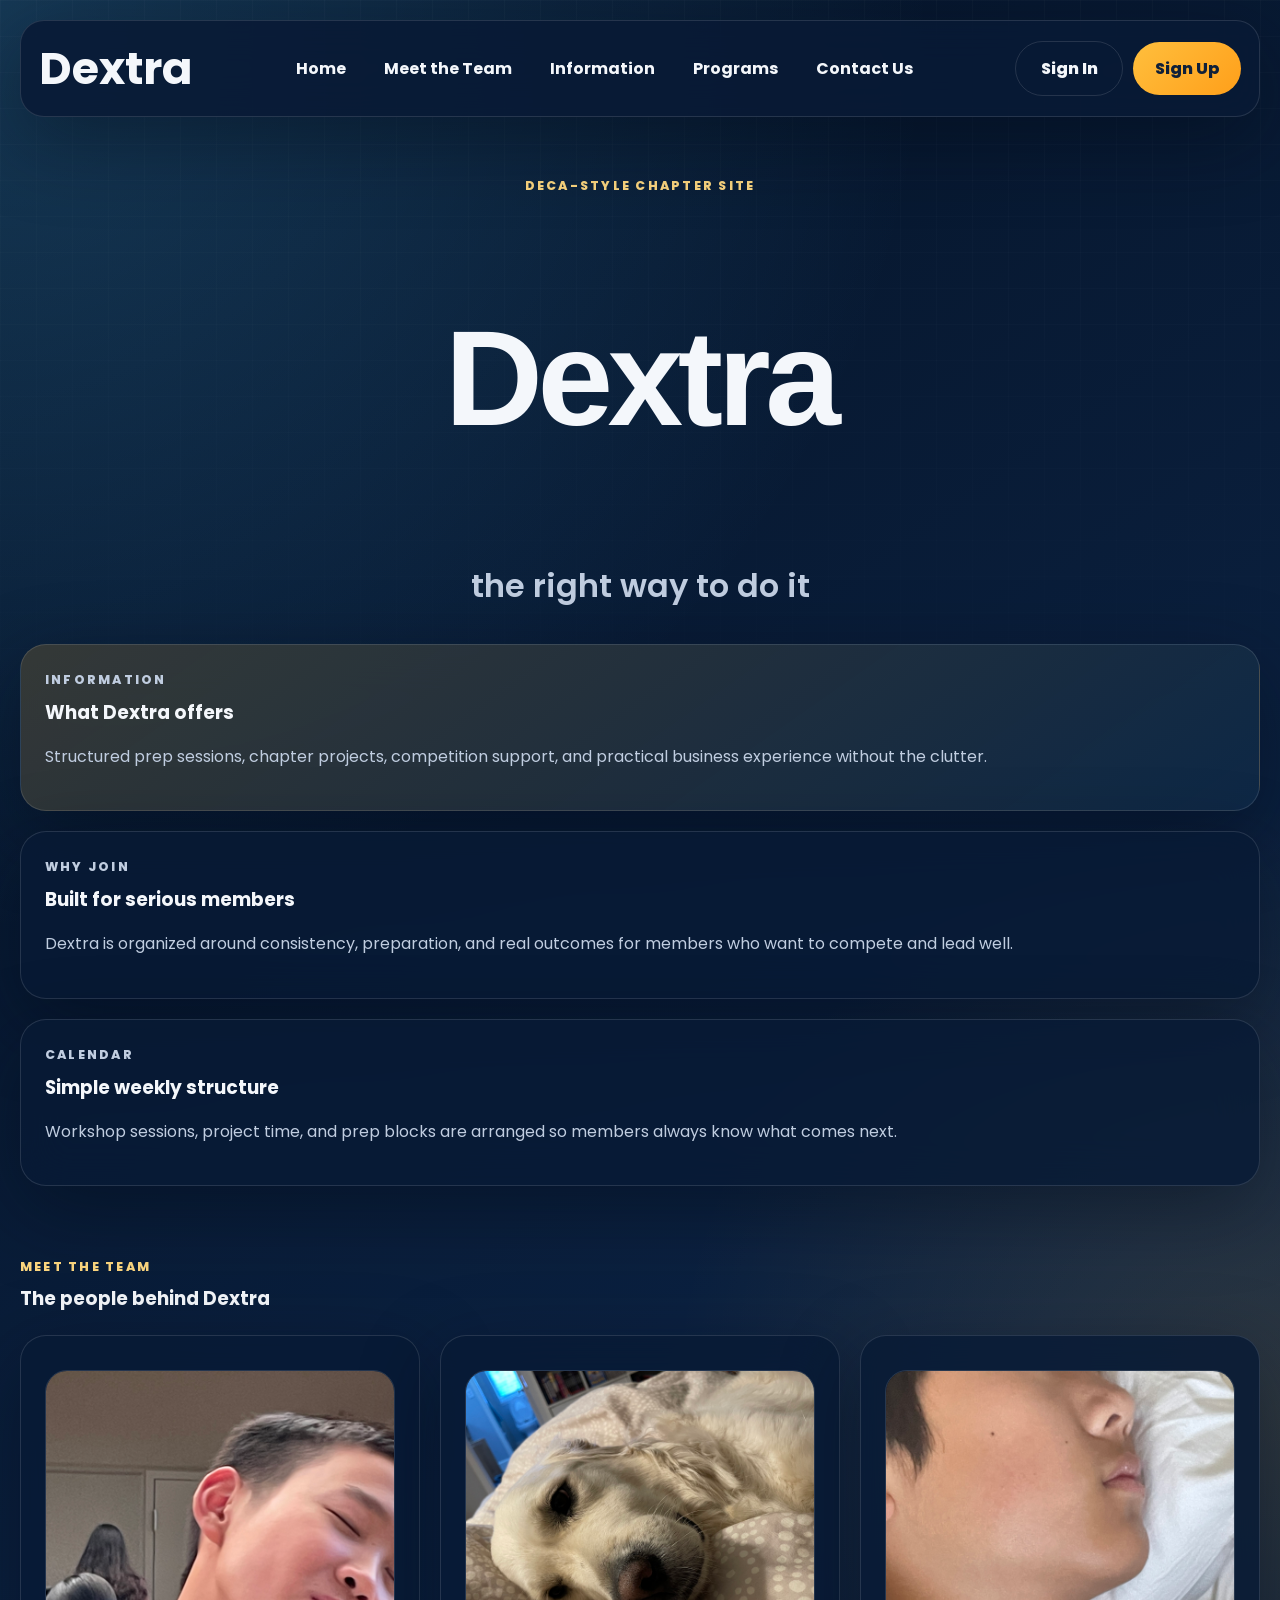
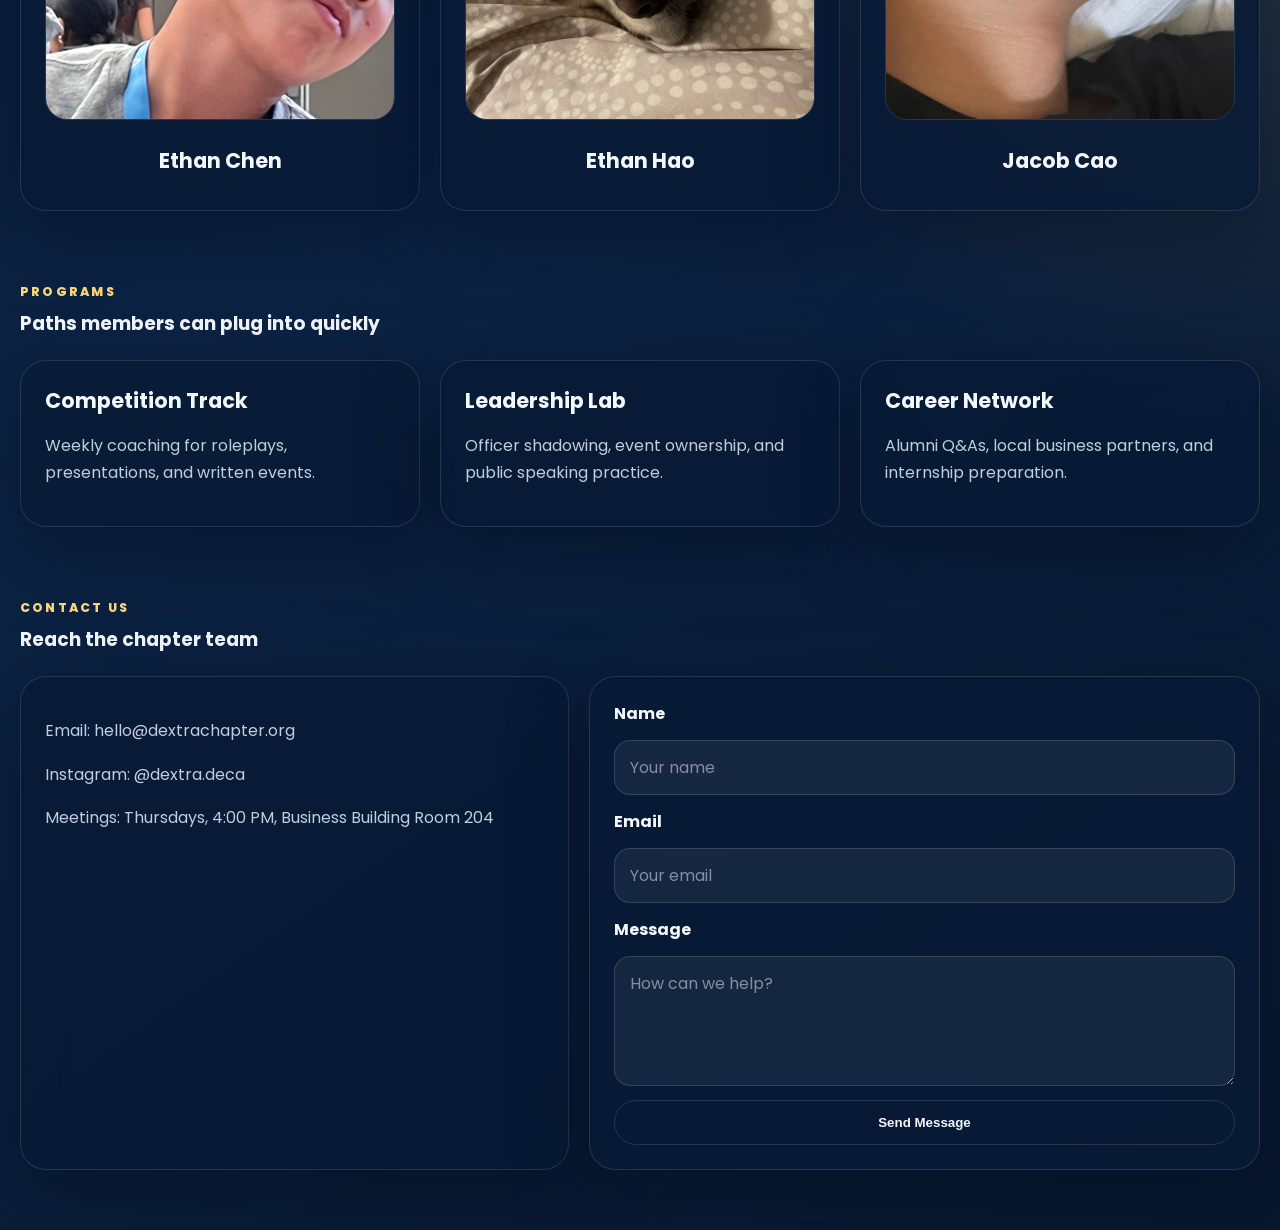
<file: index.html>
<!DOCTYPE html>
<html lang="en">
  <head>
    <meta charset="UTF-8" />
    <meta name="viewport" content="width=device-width, initial-scale=1.0" />
    <title>Dextra | DECA Chapter Hub</title>
    <link rel="preconnect" href="https://fonts.googleapis.com" />
    <link rel="preconnect" href="https://fonts.gstatic.com" crossorigin />
    <link
      href="https://fonts.googleapis.com/css2?family=Poppins:wght@400;500;600;700;800&display=swap"
      rel="stylesheet"
    />
    <link rel="stylesheet" href="styles.css?v=20260525d" />
  </head>
  <body>
    <div class="page-shell">
      <header class="site-header">
        <div class="brand-mark">
          <h1>Dextra</h1>
        </div>
        <nav class="top-nav" id="publicNav" aria-label="Primary">
          <a href="#hero">Home</a>
          <a href="#team">Meet the Team</a>
          <a href="#info">Information</a>
          <a href="#programs">Programs</a>
          <a href="#contact">Contact Us</a>
        </nav>
        <div class="header-actions">
          <a class="button secondary header-auth" id="headerSignIn" href="sign-in.html">Sign In</a>
          <a class="button primary header-auth" id="headerSignUp" href="sign-up.html">Sign Up</a>
          <a class="profile-link hidden" id="profileLink" href="profile.html" aria-label="Open profile">
            <span class="profile-icon" aria-hidden="true"></span>
          </a>
          <span class="coin-pill hidden" id="headerCoinPill" aria-label="Coin balance">
            <span class="coin-dot" aria-hidden="true"></span>
            <span id="headerCoinCount">0</span>
          </span>
          <button class="button secondary header-auth hidden" id="signOutButton" type="button">
            Sign Out
          </button>
        </div>
      </header>

      <main>
        <div id="publicContent">
          <section class="hero-banner" id="hero">
            <p class="eyebrow">DECA-style chapter site</p>
            <h2>Dextra</h2>
            <p class="hero-tagline">the right way to do it</p>
          </section>

          <section class="content-layout single-column">
            <section class="info-grid" id="info">
              <article class="panel feature-panel">
                <p class="eyebrow">Information</p>
                <h3>What Dextra offers</h3>
                <p>
                  Structured prep sessions, chapter projects, competition support,
                  and practical business experience without the clutter.
                </p>
              </article>
              <article class="panel">
                <p class="eyebrow">Why Join</p>
                <h3>Built for serious members</h3>
                <p>
                  Dextra is organized around consistency, preparation, and real
                  outcomes for members who want to compete and lead well.
                </p>
              </article>
              <article class="panel">
                <p class="eyebrow">Calendar</p>
                <h3>Simple weekly structure</h3>
                <p>
                  Workshop sessions, project time, and prep blocks are arranged so
                  members always know what comes next.
                </p>
              </article>
            </section>
          </section>

          <section class="team-section" id="team">
            <div class="section-heading">
              <p class="eyebrow">Meet the Team</p>
              <h3>The people behind Dextra</h3>
            </div>
            <div class="team-grid compact">
              <article class="team-card">
                <img class="team-photo" src="assets/team/ethan-chen.jpg" alt="Ethan Chen" />
                <h4>Ethan Chen</h4>
              </article>
              <article class="team-card">
                <img class="team-photo" src="assets/team/ethan-hao.jpg" alt="Ethan Hao" />
                <h4>Ethan Hao</h4>
              </article>
              <article class="team-card">
                <img class="team-photo" src="assets/team/jacob-cao.jpg" alt="Jacob Cao" />
                <h4>Jacob Cao</h4>
              </article>
            </div>
          </section>

          <section class="programs-section" id="programs">
            <div class="section-heading">
              <p class="eyebrow">Programs</p>
              <h3>Paths members can plug into quickly</h3>
            </div>
            <div class="programs-grid">
              <article class="program-card">
                <h4>Competition Track</h4>
                <p>Weekly coaching for roleplays, presentations, and written events.</p>
              </article>
              <article class="program-card">
                <h4>Leadership Lab</h4>
                <p>Officer shadowing, event ownership, and public speaking practice.</p>
              </article>
              <article class="program-card">
                <h4>Career Network</h4>
                <p>Alumni Q&As, local business partners, and internship preparation.</p>
              </article>
            </div>
          </section>

          <section class="contact-section" id="contact">
            <div class="section-heading">
              <p class="eyebrow">Contact Us</p>
              <h3>Reach the chapter team</h3>
            </div>
            <div class="contact-layout">
              <div class="panel contact-panel">
                <p>Email: hello@dextrachapter.org</p>
                <p>Instagram: @dextra.deca</p>
                <p>Meetings: Thursdays, 4:00 PM, Business Building Room 204</p>
              </div>
              <form class="panel contact-form">
                <label for="contactName">Name</label>
                <input id="contactName" type="text" placeholder="Your name" />
                <label for="contactEmail">Email</label>
                <input id="contactEmail" type="email" placeholder="Your email" />
                <label for="contactMessage">Message</label>
                <textarea id="contactMessage" rows="4" placeholder="How can we help?"></textarea>
                <button type="button" class="button secondary">Send Message</button>
              </form>
            </div>
          </section>
        </div>

        <div class="learning-hub hidden" id="learningHub">
          <section class="dashboard-shell">
            <article class="panel dashboard-card dashboard-events">
              <p class="eyebrow">Upcoming Events</p>
              <h3>Competition Calendar</h3>
              <div class="event-list" id="upcomingEventsList"></div>
            </article>

            <article class="panel dashboard-card dashboard-radar" data-tab-panel="testing">
              <p class="eyebrow">Testing Progress</p>
              <h3>Category Radar</h3>
              <div class="radar-layout">
                <div class="radar-stage" id="testingRadarStage" aria-label="Testing progress radar chart"></div>
              </div>
            </article>

            <article class="panel dashboard-card dashboard-recent hidden" data-tab-panel="roleplays">
              <p class="eyebrow">Recent Roleplays</p>
              <h3>Most Recently Practiced</h3>
              <div class="recent-roleplay-list" id="recentRoleplaysList"></div>
            </article>
          </section>

          <section class="section-heading" data-tab-panel="testing" id="testing">
            <p class="eyebrow">Testing</p>
            <h3>Pick a Category and Start Learning</h3>
          </section>
          <div class="learning-toolbar" data-tab-panel="testing">
            <label class="search-shell" for="testingSearch">
              <span class="search-label">Search Testing</span>
              <input id="testingSearch" type="search" placeholder="Search testing categories" />
            </label>
          </div>
          <section class="category-grid" data-tab-panel="testing" id="testingGrid"></section>

          <section class="section-heading hidden" data-tab-panel="roleplays" id="roleplays">
            <p class="eyebrow">Roleplays</p>
            <h3>Roleplay and Case Event Tracks</h3>
          </section>
          <div class="learning-toolbar hidden" data-tab-panel="roleplays">
            <div class="subtab-row" id="roleplaySubtabs" aria-label="Roleplay groups"></div>
            <label class="search-shell" for="roleplaySearch">
              <span class="search-label">Search Roleplays</span>
              <input id="roleplaySearch" type="search" placeholder="Search roleplay events" />
            </label>
          </div>
          <section class="category-grid hidden" data-tab-panel="roleplays" id="roleplayGrid"></section>

          <section class="section-heading hidden" data-tab-panel="prepared" id="prepared">
            <p class="eyebrow">Prepared Events</p>
            <h3>Prepared Event Formats</h3>
          </section>
          <div class="learning-toolbar hidden" data-tab-panel="prepared">
            <label class="search-shell" for="preparedSearch">
              <span class="search-label">Search Prepared Events</span>
              <input id="preparedSearch" type="search" placeholder="Search prepared event formats" />
            </label>
          </div>
          <section class="category-grid hidden" data-tab-panel="prepared" id="writtenGrid"></section>

          <section class="section-heading hidden" data-tab-panel="leaderboard" id="leaderboard">
            <p class="eyebrow">Leaderboard</p>
            <h3>Daily Practice Leaderboard</h3>
          </section>
          <section class="leaderboard-board hidden" data-tab-panel="leaderboard" id="leaderboardBoard"></section>

          <section class="section-heading hidden" data-tab-panel="shop" id="shop">
            <p class="eyebrow">Shop</p>
            <h3>Spend Coins on Whale and Profile Cosmetics</h3>
          </section>
          <div class="shop-wallet hidden" data-tab-panel="shop">
            <span class="coin-dot" aria-hidden="true"></span>
            <strong id="shopCoinBalance">0</strong>
            <span>coins available</span>
          </div>
          <section class="shop-grid hidden" data-tab-panel="shop" id="shopGrid"></section>
        </div>
      </main>
    </div>

    <script src="reset-seed.js?v=20260524d"></script>
    <script src="feedback-modal.js?v=20260416h"></script>
    <script src="dev-shortcuts.js?v=20260525g"></script>
    <script src="learning-data.js?v=20260525f"></script>
    <script src="cosmetics.js?v=20260525b"></script>
    <script src="script.js?v=20260525g"></script>
  </body>
</html>
</file>
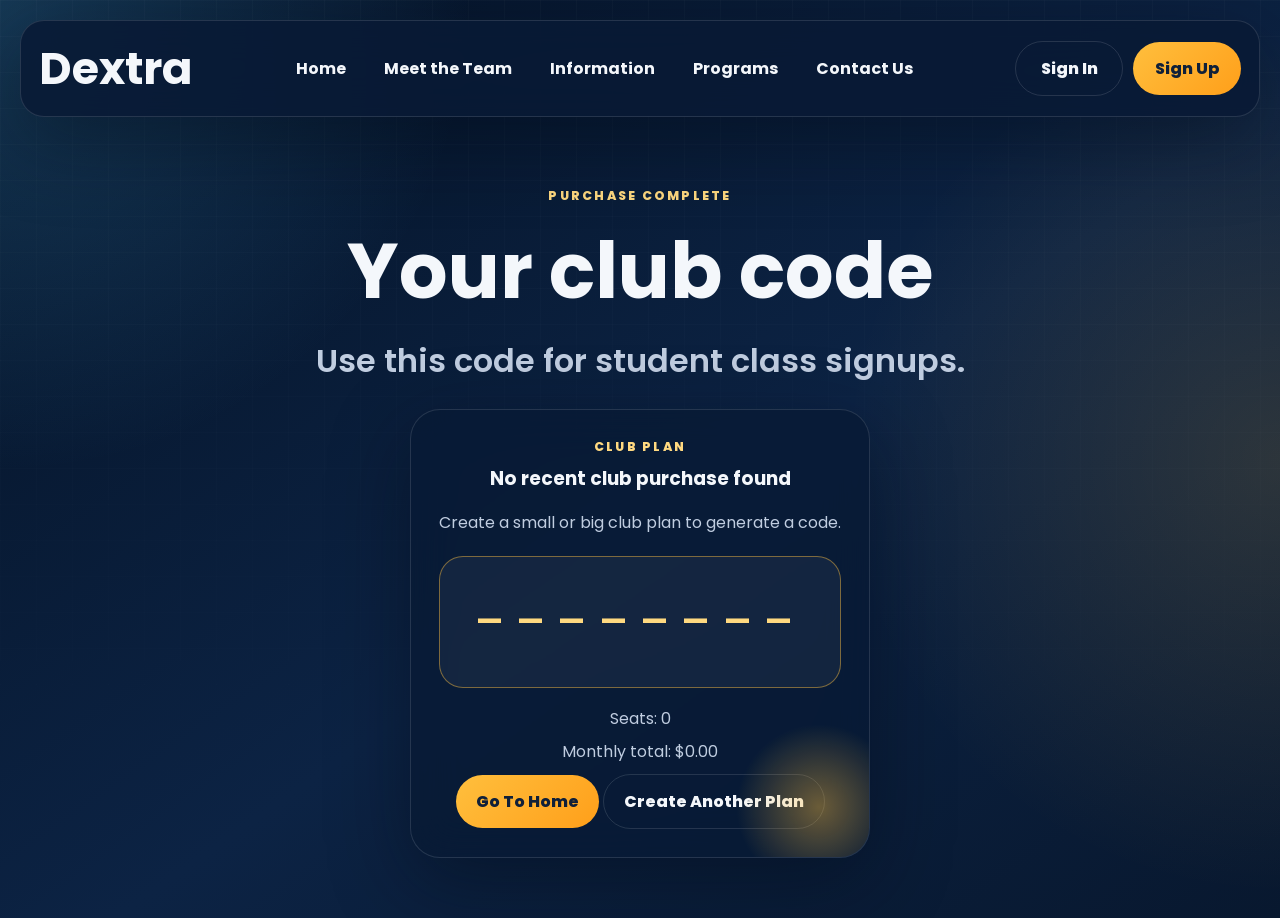
<file: club-code.html>
<!DOCTYPE html>
<html lang="en">
  <head>
    <meta charset="UTF-8" />
    <meta name="viewport" content="width=device-width, initial-scale=1.0" />
    <title>Dextra | Club Code</title>
    <link rel="preconnect" href="https://fonts.googleapis.com" />
    <link rel="preconnect" href="https://fonts.gstatic.com" crossorigin />
    <link
      href="https://fonts.googleapis.com/css2?family=Poppins:wght@400;500;600;700;800&display=swap"
      rel="stylesheet"
    />
    <link rel="stylesheet" href="styles.css?v=20260525d" />
  </head>
  <body>
    <div class="page-shell">
      <header class="site-header">
        <div class="brand-mark">
          <h1><a class="brand-link" href="index.html">Dextra</a></h1>
        </div>
        <nav class="top-nav" aria-label="Primary">
          <a href="index.html#hero">Home</a>
          <a href="index.html#team">Meet the Team</a>
          <a href="index.html#info">Information</a>
          <a href="index.html#programs">Programs</a>
          <a href="index.html#contact">Contact Us</a>
        </nav>
        <div class="header-actions">
          <a class="button secondary header-auth" href="sign-in.html">Sign In</a>
          <a class="button primary header-auth" href="sign-up.html">Sign Up</a>
        </div>
      </header>

      <main class="auth-page">
        <section class="auth-hero">
          <p class="eyebrow">Purchase Complete</p>
          <h2>Your club code</h2>
          <p class="hero-tagline">Use this code for student class signups.</p>
        </section>

        <section class="auth-panel standalone-panel confirmation-panel">
          <div class="auth-glow"></div>
          <div class="auth-header">
            <p class="eyebrow" id="confirmationPlan">Club Plan</p>
            <h3 id="confirmationTitle">Advisor account created</h3>
            <p id="confirmationSummary">Your code and seat count are shown below.</p>
          </div>
          <div class="code-display" id="confirmationCode">--------</div>
          <div class="confirmation-metrics">
            <p id="confirmationSeats">Seats: 0</p>
            <p id="confirmationPrice">Monthly total: $0.00</p>
          </div>
          <div class="hero-cta-row">
            <a class="button primary" href="index.html">Go To Home</a>
            <a class="button secondary" href="sign-up.html">Create Another Plan</a>
          </div>
        </section>
      </main>
    </div>

    <script src="reset-seed.js?v=20260524d"></script>
    <script src="feedback-modal.js?v=20260416h"></script>
    <script src="dev-shortcuts.js?v=20260525g"></script>
    <script src="auth.js?v=20260525g"></script>
  </body>
</html>
</file>
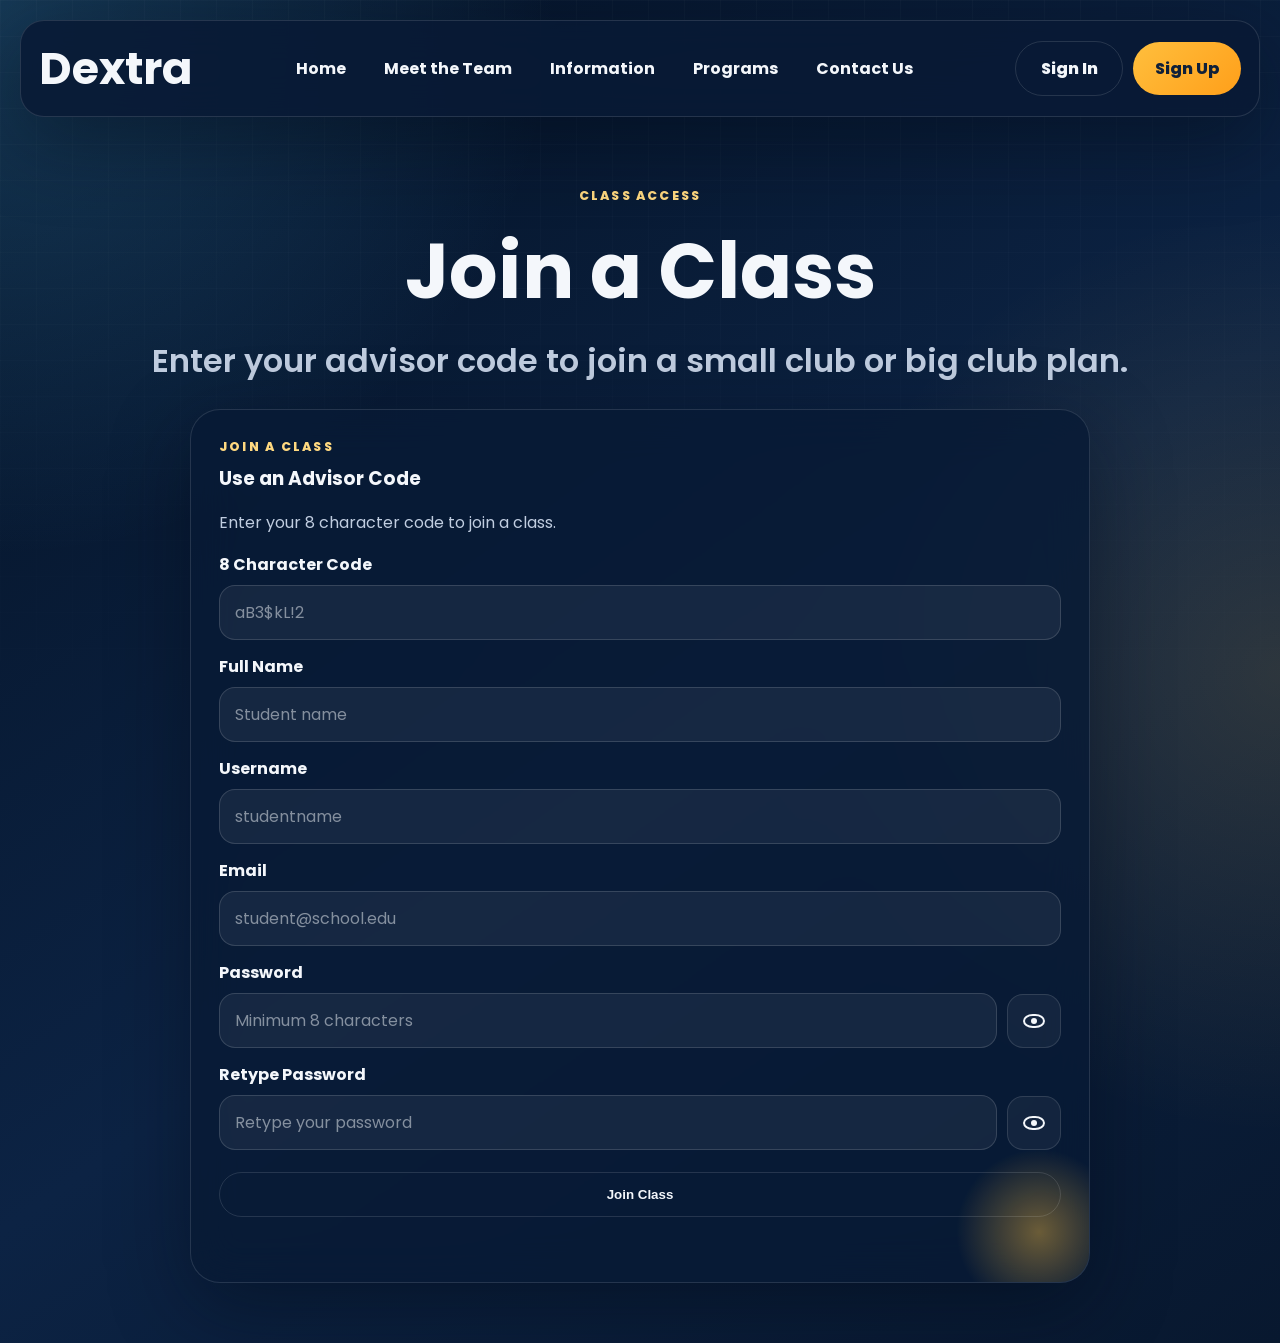
<file: join-class.html>
<!DOCTYPE html>
<html lang="en">
  <head>
    <meta charset="UTF-8" />
    <meta name="viewport" content="width=device-width, initial-scale=1.0" />
    <title>Dextra | Join a Class</title>
    <link rel="preconnect" href="https://fonts.googleapis.com" />
    <link rel="preconnect" href="https://fonts.gstatic.com" crossorigin />
    <link
      href="https://fonts.googleapis.com/css2?family=Poppins:wght@400;500;600;700;800&display=swap"
      rel="stylesheet"
    />
    <link rel="stylesheet" href="styles.css?v=20260525d" />
  </head>
  <body>
    <div class="page-shell">
      <header class="site-header">
        <div class="brand-mark">
          <h1><a class="brand-link" href="index.html">Dextra</a></h1>
        </div>
        <nav class="top-nav" aria-label="Primary">
          <a href="index.html#hero">Home</a>
          <a href="index.html#team">Meet the Team</a>
          <a href="index.html#info">Information</a>
          <a href="index.html#programs">Programs</a>
          <a href="index.html#contact">Contact Us</a>
        </nav>
        <div class="header-actions">
          <a class="button secondary header-auth" href="sign-in.html">Sign In</a>
          <a class="button primary header-auth" href="sign-up.html">Sign Up</a>
        </div>
      </header>

      <main class="auth-page">
        <section class="auth-hero">
          <p class="eyebrow">Class Access</p>
          <h2>Join a Class</h2>
          <p class="hero-tagline">
            Enter your advisor code to join a small club or big club plan.
          </p>
        </section>

        <section class="auth-panel standalone-panel full-auth-panel">
          <div class="auth-glow"></div>
          <div class="auth-header">
            <p class="eyebrow">Join a Class</p>
            <h3>Use an Advisor Code</h3>
            <p>Enter your 8 character code to join a class.</p>
          </div>
          <form class="auth-form" id="joinClassForm" novalidate>
            <div class="field-row">
              <label for="joinCode">8 Character Code</label>
              <input id="joinCode" type="text" placeholder="aB3$kL!2" maxlength="8" required />
            </div>
            <div class="field-row">
              <label for="joinName">Full Name</label>
              <input id="joinName" type="text" placeholder="Student name" required />
            </div>
            <div class="field-row">
              <label for="joinUsername">Username</label>
              <input id="joinUsername" type="text" placeholder="studentname" autocomplete="username" required />
            </div>
            <div class="field-row">
              <label for="joinEmail">Email</label>
              <input id="joinEmail" type="email" placeholder="student@school.edu" required />
            </div>
            <div class="field-row">
              <label for="joinPassword">Password</label>
              <div class="password-field">
                <input id="joinPassword" type="password" placeholder="Minimum 8 characters" required />
                <button
                  class="password-toggle"
                  type="button"
                  data-toggle-password="joinPassword"
                  aria-label="Show password"
                  aria-pressed="false"
                >
                  <span class="eye-icon" aria-hidden="true"></span>
                </button>
              </div>
            </div>
            <div class="field-row">
              <label for="joinConfirmPassword">Retype Password</label>
              <div class="password-field">
                <input
                  id="joinConfirmPassword"
                  type="password"
                  placeholder="Retype your password"
                  required
                />
                <button
                  class="password-toggle"
                  type="button"
                  data-toggle-password="joinConfirmPassword"
                  aria-label="Show password"
                  aria-pressed="false"
                >
                  <span class="eye-icon" aria-hidden="true"></span>
                </button>
              </div>
            </div>
            <button class="button secondary submit-button" type="submit">Join Class</button>
            <p class="form-status" id="joinClassStatus" aria-live="polite"></p>
          </form>
        </section>
      </main>
    </div>

    <script src="reset-seed.js?v=20260524d"></script>
    <script src="feedback-modal.js?v=20260416h"></script>
    <script src="dev-shortcuts.js?v=20260525g"></script>
    <script src="auth.js?v=20260525g"></script>
  </body>
</html>
</file>
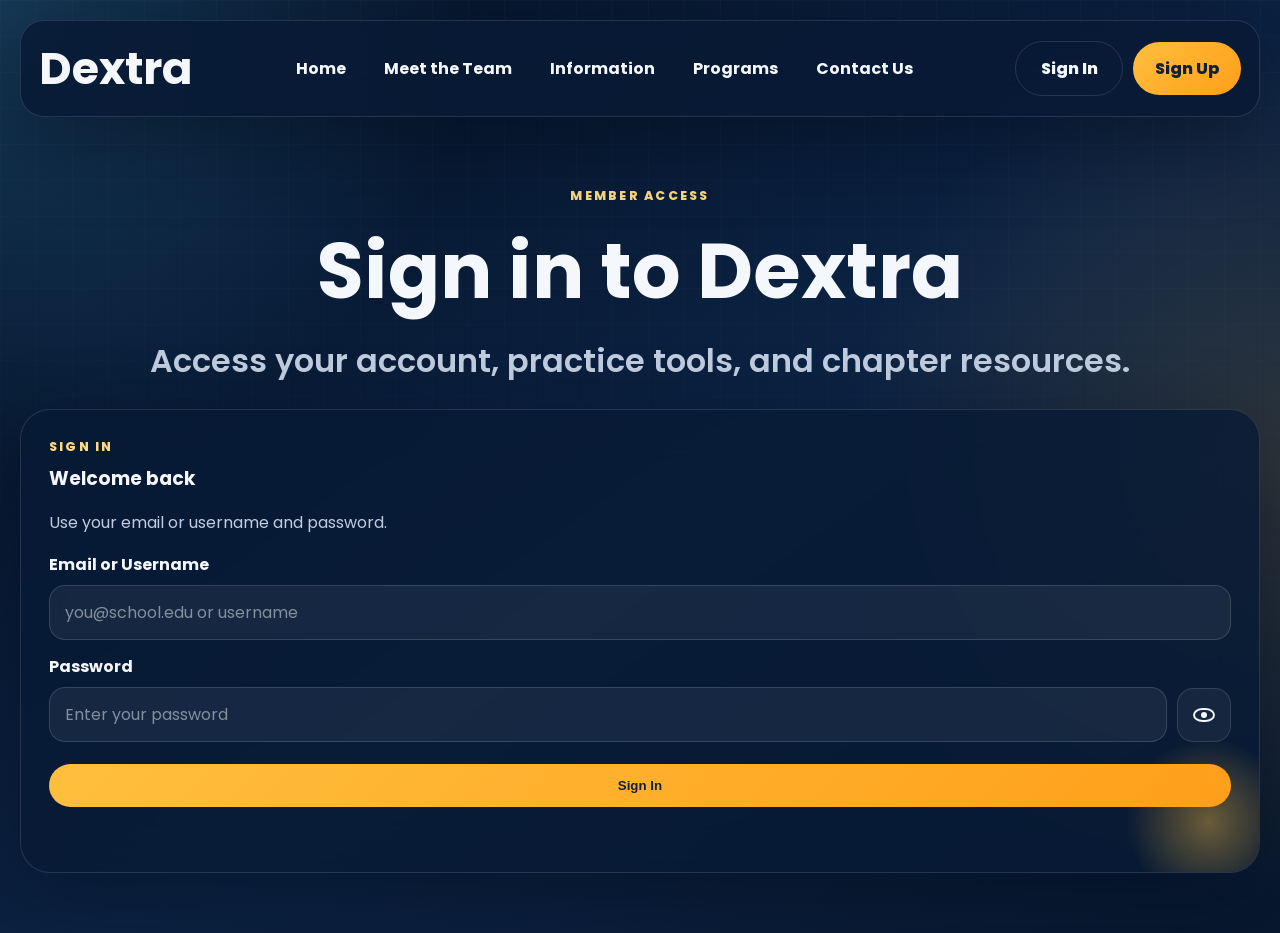
<file: prepared-review.html>
<!DOCTYPE html>
<html lang="en">
  <head>
    <meta charset="UTF-8" />
    <meta name="viewport" content="width=device-width, initial-scale=1.0" />
    <title>Dextra | Prepared Event Review</title>
    <link rel="preconnect" href="https://fonts.googleapis.com" />
    <link rel="preconnect" href="https://fonts.gstatic.com" crossorigin />
    <link
      href="https://fonts.googleapis.com/css2?family=Poppins:wght@400;500;600;700;800&display=swap"
      rel="stylesheet"
    />
    <link rel="stylesheet" href="styles.css?v=20260525d" />
  </head>
  <body>
    <div class="page-shell">
      <header class="site-header">
        <div class="brand-mark">
          <h1><a class="brand-link" href="index.html">Dextra</a></h1>
        </div>
        <nav class="top-nav app-nav" aria-label="Signed in primary">
          <a href="index.html#testing">Testing</a>
          <a href="index.html#roleplays">Roleplays</a>
          <a class="active-page" href="index.html#prepared">Prepared Events</a>
          <a href="index.html#leaderboard">Leaderboard</a>
          <a href="index.html#shop">Shop</a>
        </nav>
        <div class="header-actions">
          <a class="profile-link" href="profile.html" aria-label="Open profile">
            <span class="profile-icon" aria-hidden="true"></span>
          </a>
          <button class="button secondary header-auth" id="preparedSignOutButton" type="button">
            Sign Out
          </button>
        </div>
      </header>

      <main class="prepared-review-page">
        <section class="section-heading">
          <p class="eyebrow">Prepared Events</p>
          <h3 id="preparedReviewTitle">Review Upload</h3>
          <p class="roadmap-copy" id="preparedReviewCopy"></p>
        </section>

        <section class="prepared-review-layout">
          <div class="panel upload-panel">
            <input class="hidden" id="preparedFileInput" type="file" />
            <button class="upload-dropzone" id="preparedDropzone" type="button">
              <span class="upload-dropzone-label" id="preparedDropzoneLabel">Drop your file here</span>
              <span class="upload-dropzone-copy" id="preparedDropzoneCopy">
                Drag and drop your file here, or click to browse.
              </span>
              <span class="upload-file-meta" id="preparedFileMeta">No file selected</span>
            </button>
          </div>

          <aside class="panel upload-actions-panel">
            <p class="eyebrow" id="preparedActionEyebrow">Prepared Review</p>
            <h3 id="preparedActionTitle">Check for Errors</h3>
            <p id="preparedActionCopy">
              Upload your file and run a review pass to flag formatting issues, missing sections, and clarity problems.
            </p>
            <button class="button primary review-button" id="preparedCheckButton" type="button">
              Check for Errors
            </button>
            <p class="form-status" id="preparedReviewStatus"></p>
          </aside>
        </section>
      </main>
    </div>

    <script src="reset-seed.js?v=20260524d"></script>
    <script src="feedback-modal.js?v=20260416h"></script>
    <script src="dev-shortcuts.js?v=20260525g"></script>
    <script src="prepared-review.js?v=20260525g"></script>
  </body>
</html>
</file>
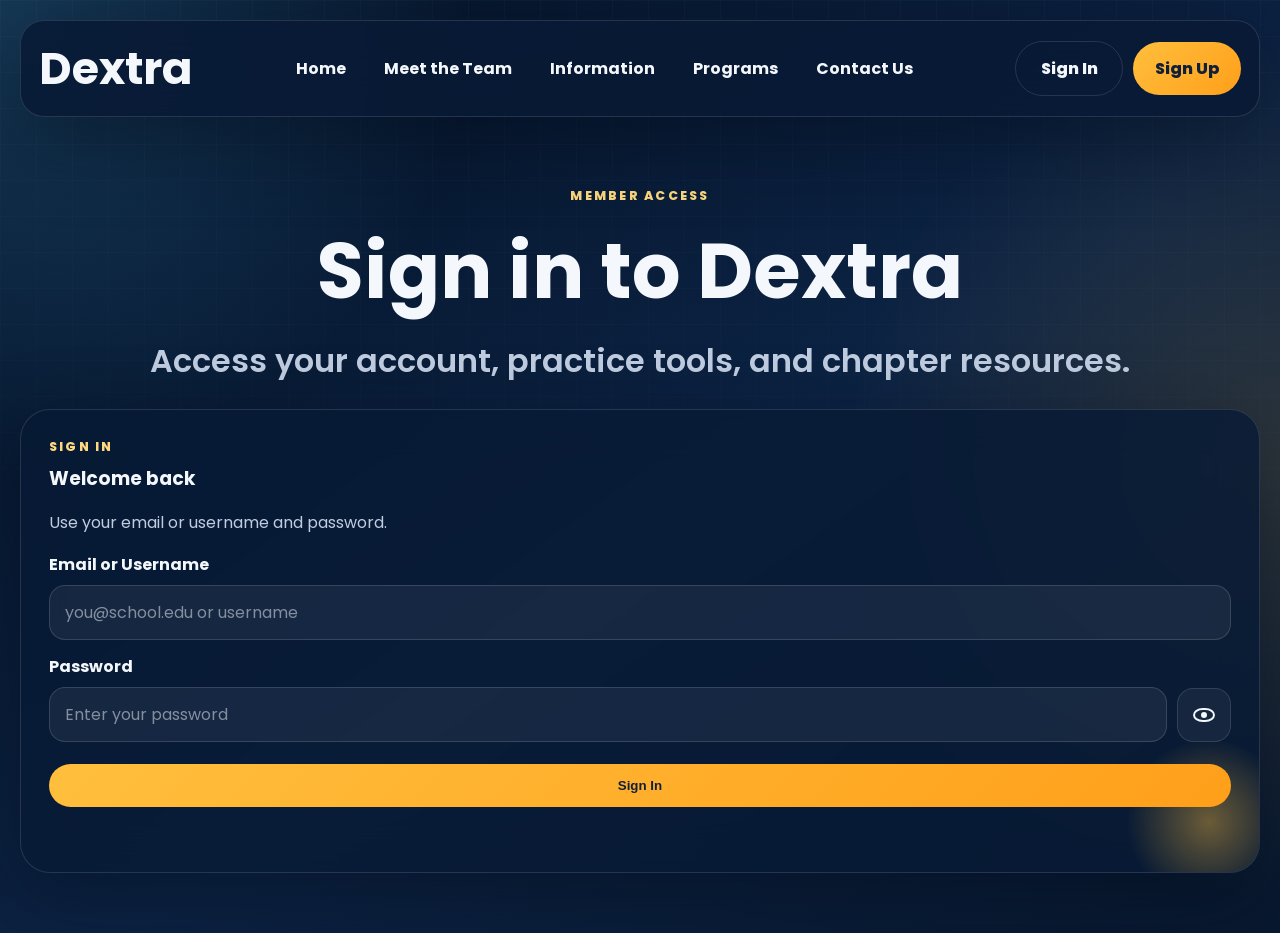
<file: profile.html>
<!DOCTYPE html>
<html lang="en">
  <head>
    <meta charset="UTF-8" />
    <meta name="viewport" content="width=device-width, initial-scale=1.0" />
    <title>Dextra | Profile</title>
    <link rel="preconnect" href="https://fonts.googleapis.com" />
    <link rel="preconnect" href="https://fonts.gstatic.com" crossorigin />
    <link
      href="https://fonts.googleapis.com/css2?family=Poppins:wght@400;500;600;700;800&display=swap"
      rel="stylesheet"
    />
    <link rel="stylesheet" href="styles.css?v=20260525d" />
  </head>
  <body>
    <div class="page-shell">
      <header class="site-header app-header">
        <div class="brand-mark">
          <h1><a class="brand-link" href="index.html">Dextra</a></h1>
        </div>
        <nav class="top-nav app-nav" aria-label="Signed in primary">
          <a href="index.html#testing">Testing</a>
          <a href="index.html#roleplays">Roleplays</a>
          <a href="index.html#prepared">Prepared Events</a>
          <a href="index.html#leaderboard">Leaderboard</a>
          <a href="index.html#shop">Shop</a>
        </nav>
        <div class="header-actions">
          <a class="profile-link" href="profile.html" aria-label="Open profile">
            <span class="profile-icon" aria-hidden="true"></span>
          </a>
          <span class="coin-pill" id="profileCoinPill" aria-label="Coin balance">
            <span class="coin-dot" aria-hidden="true"></span>
            <span id="profileCoinCount">0</span>
          </span>
          <button class="button secondary header-auth" id="profileSignOutButton" type="button">
            Sign Out
          </button>
        </div>
      </header>

      <main class="profile-page">
        <section class="section-heading">
          <p class="eyebrow">Your Account</p>
          <h3 id="profileHeading">Profile</h3>
        </section>

        <section class="profile-banner-preview profile-hero-card" id="profileBannerPreview">
          <label class="profile-picture-frame" id="profilePictureFrame" for="profilePictureInput" aria-label="Upload profile picture" tabindex="0">
            <img class="profile-picture hidden" id="profilePicturePreview" alt="" />
            <span id="profileInitialsPreview">D</span>
          </label>
          <input class="sr-only" id="profilePictureInput" type="file" accept="image/*" />
          <div class="profile-whale-stage" id="profileWhalePreview"></div>
          <div class="profile-identity-copy">
            <span id="profileNamePreview">Profile</span>
            <input id="profileMessageInput" class="profile-message-input" type="text" maxlength="80" placeholder="Add a profile message" aria-label="Profile message" />
          </div>
        </section>

        <section class="stats-grid">
          <article class="panel stat-card">
            <p class="eyebrow">Coins</p>
            <h3 id="coinsValue">0</h3>
          </article>
          <article class="panel stat-card">
            <p class="eyebrow">Tests Taken</p>
            <h3 id="testsTakenValue">0</h3>
          </article>
          <article class="panel stat-card">
            <p class="eyebrow">Roleplays Done</p>
            <h3 id="roleplaysDoneValue">0</h3>
          </article>
          <article class="panel stat-card">
            <p class="eyebrow">Writtens Graded</p>
            <h3 id="writtensGradedValue">0</h3>
          </article>
        </section>

        <section class="panel profile-panel" id="studentPanel">
          <p class="eyebrow">Student Info</p>
          <h3>Your class</h3>
          <p id="studentClassText">No class assigned.</p>
        </section>

        <section class="panel profile-panel">
          <p class="eyebrow">Whale Customizer</p>
          <h3>Customize your mascot</h3>
          <div class="customizer-grid" id="customizerGrid"></div>
        </section>

        <section class="panel profile-panel">
          <p class="eyebrow">Friends</p>
          <h3>Add friends</h3>
          <div class="friend-tools">
            <label class="sr-only" for="friendSearch">Search users</label>
            <input id="friendSearch" type="search" placeholder="Search by name or email" />
          </div>
          <div class="friend-results" id="friendResults"></div>
          <div class="friend-list" id="friendList"></div>
        </section>

        <section class="panel profile-panel hidden" id="advisorPanel">
          <p class="eyebrow">Advisor Info</p>
          <h3>Your class roster</h3>
          <p id="advisorSeatsText">0 of 0 slots filled.</p>
          <div class="search-row">
            <label class="sr-only" for="studentSearch">Search students</label>
            <input id="studentSearch" type="text" placeholder="Search students by name" />
          </div>
          <div class="student-list" id="studentList"></div>
        </section>
      </main>
    </div>

    <script src="reset-seed.js?v=20260524d"></script>
    <script src="feedback-modal.js?v=20260416h"></script>
    <script src="cosmetics.js?v=20260525b"></script>
    <script src="dev-shortcuts.js?v=20260525g"></script>
    <script src="profile.js?v=20260525g"></script>
  </body>
</html>
</file>
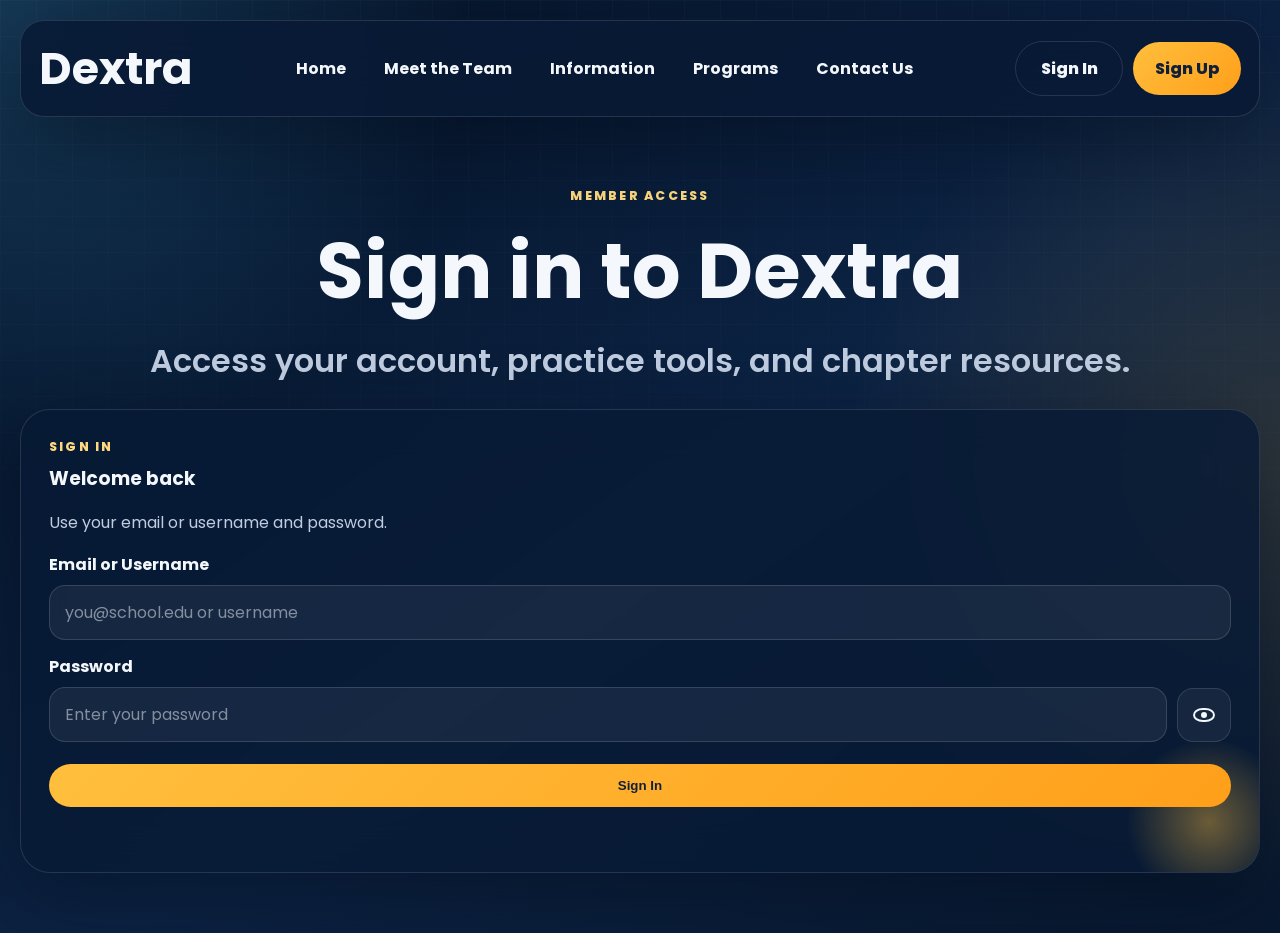
<file: roleplay-review.html>
<!DOCTYPE html>
<html lang="en">
  <head>
    <meta charset="UTF-8" />
    <meta name="viewport" content="width=device-width, initial-scale=1.0" />
    <title>Dextra | Roleplay Review</title>
    <link rel="preconnect" href="https://fonts.googleapis.com" />
    <link rel="preconnect" href="https://fonts.gstatic.com" crossorigin />
    <link
      href="https://fonts.googleapis.com/css2?family=Poppins:wght@400;500;600;700;800&display=swap"
      rel="stylesheet"
    />
    <link rel="stylesheet" href="styles.css?v=20260525d" />
  </head>
  <body>
    <div class="page-shell">
      <header class="site-header">
        <div class="brand-mark">
          <h1><a class="brand-link" href="index.html">Dextra</a></h1>
        </div>
        <nav class="top-nav app-nav" aria-label="Signed in primary">
          <a href="index.html#testing">Testing</a>
          <a class="active-page" href="index.html#roleplays">Roleplays</a>
          <a href="index.html#prepared">Prepared Events</a>
          <a href="index.html#leaderboard">Leaderboard</a>
          <a href="index.html#shop">Shop</a>
        </nav>
        <div class="header-actions">
          <a class="profile-link" href="profile.html" aria-label="Open profile">
            <span class="profile-icon" aria-hidden="true"></span>
          </a>
          <button class="button secondary header-auth" id="roleplaySignOutButton" type="button">
            Sign Out
          </button>
        </div>
      </header>

      <main class="prepared-review-page">
        <section class="section-heading">
          <p class="eyebrow">Roleplays</p>
          <h3 id="roleplayReviewTitle">Roleplay Review</h3>
          <p class="roadmap-copy" id="roleplayReviewCopy"></p>
        </section>

        <section class="prepared-review-layout">
          <div class="panel upload-panel">
            <input class="hidden" id="roleplayFileInput" type="file" />
            <button class="upload-dropzone" id="roleplayDropzone" type="button">
              <span class="upload-dropzone-label" id="roleplayDropzoneLabel">Drop your roleplay file here</span>
              <span class="upload-dropzone-copy">
                Drag and drop your roleplay notes, prep outline, or script here, or click to browse.
              </span>
              <span class="upload-file-meta" id="roleplayFileMeta">No file selected</span>
            </button>
          </div>

          <aside class="panel upload-actions-panel">
            <p class="eyebrow" id="roleplayActionEyebrow">Roleplay Review</p>
            <h3 id="roleplayActionTitle">Grade Roleplay</h3>
            <p id="roleplayActionCopy">
              Upload your roleplay file and run a grading pass for structure, clarity, and event alignment.
            </p>
            <button class="button primary review-button" id="roleplayGradeButton" type="button">
              Grade Roleplay
            </button>
            <p class="form-status" id="roleplayReviewStatus"></p>
          </aside>
        </section>
      </main>
    </div>

    <script src="reset-seed.js?v=20260524d"></script>
    <script src="feedback-modal.js?v=20260416h"></script>
    <script src="dev-shortcuts.js?v=20260525g"></script>
    <script src="learning-data.js?v=20260525f"></script>
    <script src="roleplay-review.js?v=20260525g"></script>
  </body>
</html>
</file>
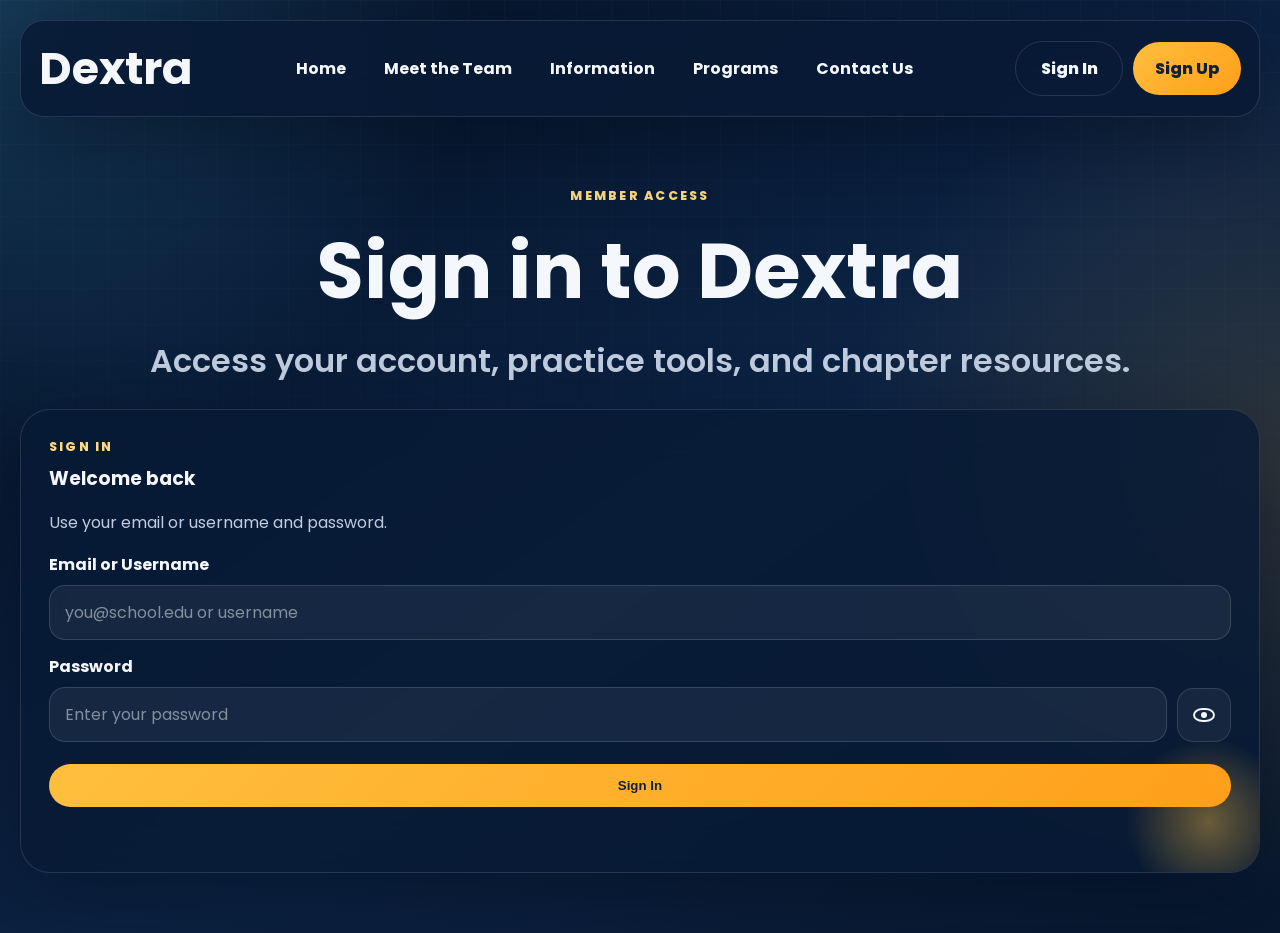
<file: sign-in.html>
<!DOCTYPE html>
<html lang="en">
  <head>
    <meta charset="UTF-8" />
    <meta name="viewport" content="width=device-width, initial-scale=1.0" />
    <title>Dextra | Sign In</title>
    <link rel="preconnect" href="https://fonts.googleapis.com" />
    <link rel="preconnect" href="https://fonts.gstatic.com" crossorigin />
    <link
      href="https://fonts.googleapis.com/css2?family=Poppins:wght@400;500;600;700;800&display=swap"
      rel="stylesheet"
    />
    <link rel="stylesheet" href="styles.css?v=20260525d" />
  </head>
  <body>
    <div class="page-shell">
      <header class="site-header">
        <div class="brand-mark">
          <h1><a class="brand-link" href="index.html">Dextra</a></h1>
        </div>
        <nav class="top-nav" aria-label="Primary">
          <a href="index.html#hero">Home</a>
          <a href="index.html#team">Meet the Team</a>
          <a href="index.html#info">Information</a>
          <a href="index.html#programs">Programs</a>
          <a href="index.html#contact">Contact Us</a>
        </nav>
        <div class="header-actions">
          <a class="button secondary header-auth" href="sign-in.html">Sign In</a>
          <a class="button primary header-auth" href="sign-up.html">Sign Up</a>
        </div>
      </header>

      <main class="auth-page">
        <section class="auth-hero">
          <p class="eyebrow">Member Access</p>
          <h2>Sign in to Dextra</h2>
          <p class="hero-tagline">
            Access your account, practice tools, and chapter resources.
          </p>
        </section>

        <section class="auth-panel standalone-panel">
          <div class="auth-glow"></div>
          <div class="auth-header">
            <p class="eyebrow">Sign In</p>
            <h3>Welcome back</h3>
            <p>Use your email or username and password.</p>
          </div>
          <form class="auth-form" id="signInForm" novalidate>
            <div class="field-row">
              <label for="signInEmail">Email or Username</label>
              <input id="signInEmail" type="text" placeholder="you@school.edu or username" autocomplete="username" required />
            </div>
            <div class="field-row">
              <label for="signInPassword">Password</label>
              <div class="password-field">
                <input id="signInPassword" type="password" placeholder="Enter your password" required />
                <button
                  class="password-toggle"
                  type="button"
                  data-toggle-password="signInPassword"
                  aria-label="Show password"
                  aria-pressed="false"
                >
                  <span class="eye-icon" aria-hidden="true"></span>
                </button>
              </div>
            </div>
            <button class="button primary submit-button" type="submit">Sign In</button>
            <p class="form-status" id="signInStatus" aria-live="polite"></p>
          </form>
        </section>
      </main>
    </div>

    <script src="reset-seed.js?v=20260524d"></script>
    <script src="feedback-modal.js?v=20260416h"></script>
    <script src="dev-shortcuts.js?v=20260525g"></script>
    <script src="auth.js?v=20260525g"></script>
  </body>
</html>
</file>
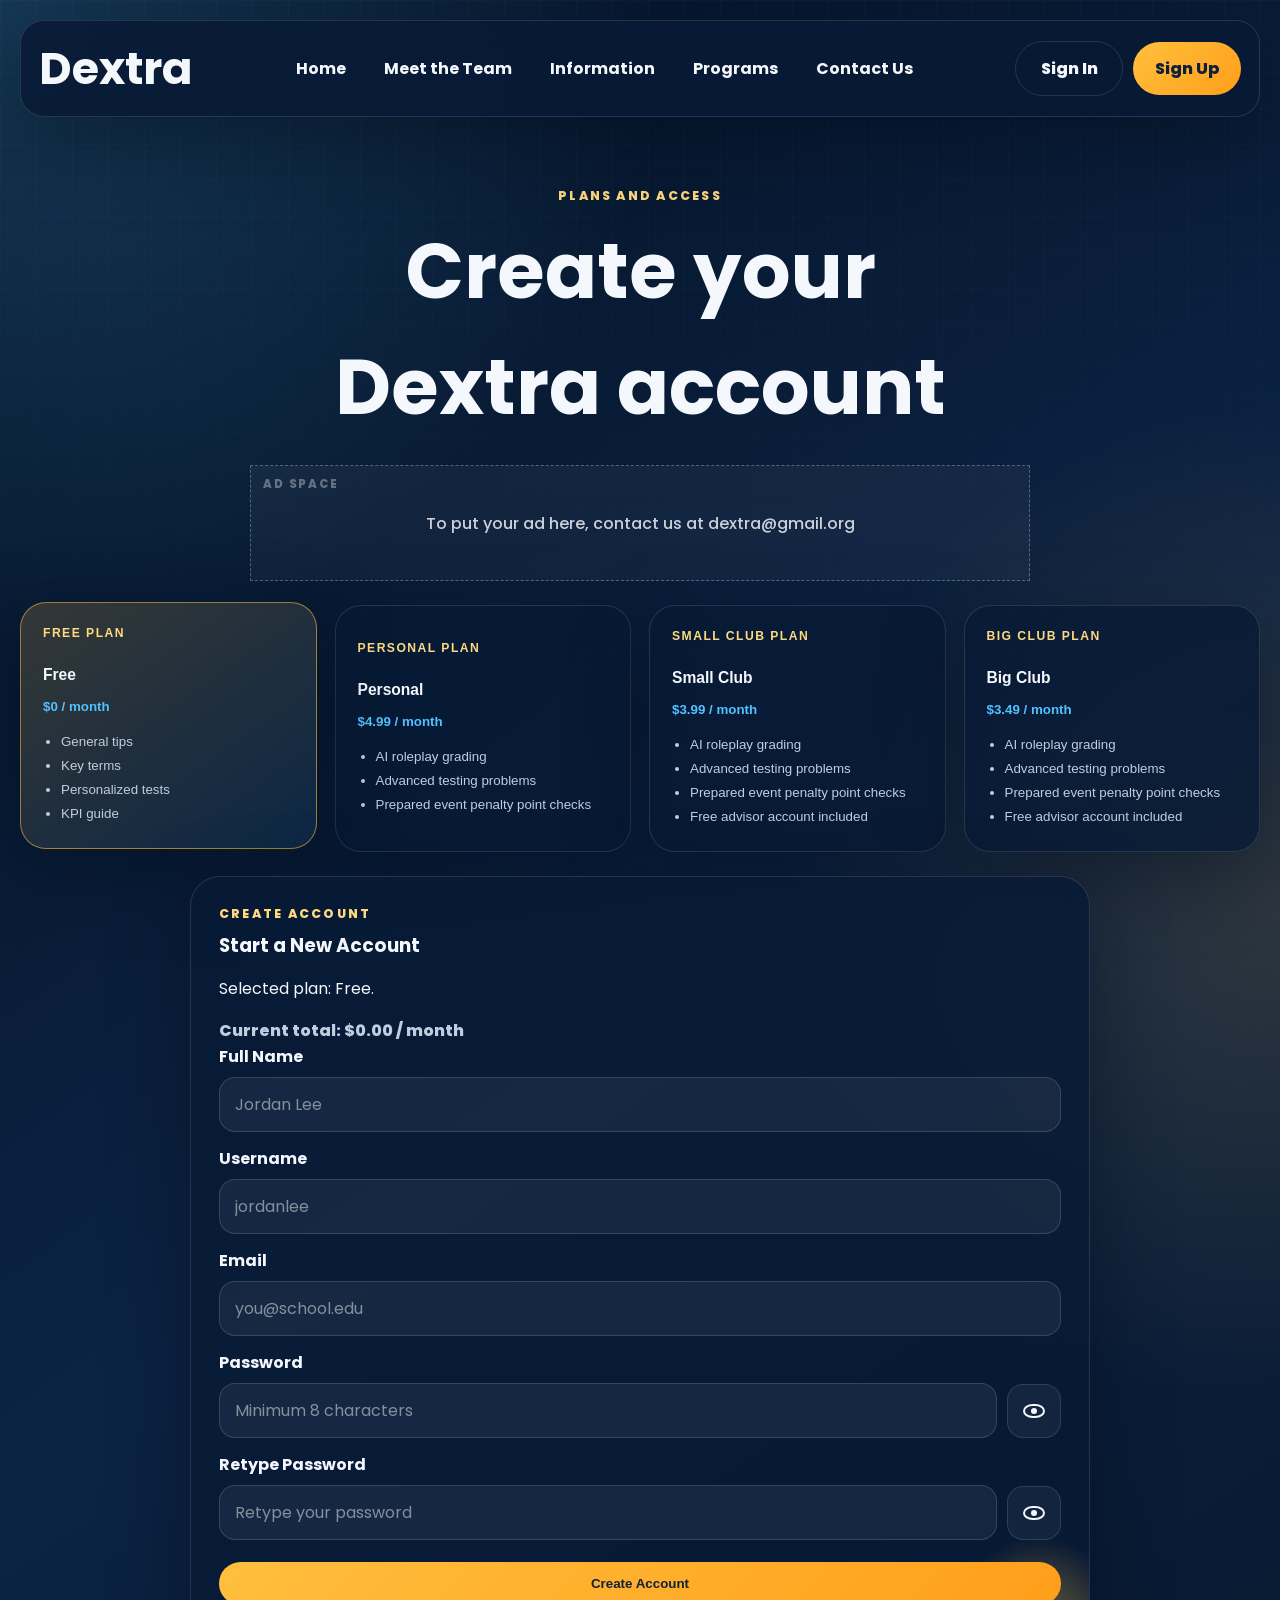
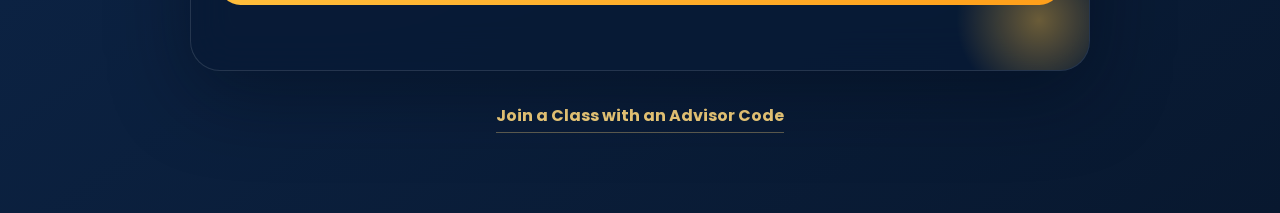
<file: sign-up.html>
<!DOCTYPE html>
<html lang="en">
  <head>
    <meta charset="UTF-8" />
    <meta name="viewport" content="width=device-width, initial-scale=1.0" />
    <title>Dextra | Sign Up</title>
    <link rel="preconnect" href="https://fonts.googleapis.com" />
    <link rel="preconnect" href="https://fonts.gstatic.com" crossorigin />
    <link
      href="https://fonts.googleapis.com/css2?family=Poppins:wght@400;500;600;700;800&display=swap"
      rel="stylesheet"
    />
    <link rel="stylesheet" href="styles.css?v=20260525d" />
  </head>
  <body>
    <div class="page-shell">
      <header class="site-header">
        <div class="brand-mark">
          <h1><a class="brand-link" href="index.html">Dextra</a></h1>
        </div>
        <nav class="top-nav" aria-label="Primary">
          <a href="index.html#hero">Home</a>
          <a href="index.html#team">Meet the Team</a>
          <a href="index.html#info">Information</a>
          <a href="index.html#programs">Programs</a>
          <a href="index.html#contact">Contact Us</a>
        </nav>
        <div class="header-actions">
          <a class="button secondary header-auth" href="sign-in.html">Sign In</a>
          <a class="button primary header-auth" href="sign-up.html">Sign Up</a>
        </div>
      </header>

      <main class="auth-page">
        <section class="auth-hero">
          <p class="eyebrow">Plans and Access</p>
          <h2>Create your Dextra account</h2>
          <div class="ad-placeholder-banner">
            <p>To put your ad here, contact us at dextra@gmail.org</p>
          </div>
        </section>

        <section class="pricing-grid">
          <button class="plan-card selected" type="button" data-plan="free">
            <span class="plan-kicker">Free Plan</span>
            <h3>Free</h3>
            <p class="plan-price">$0 / month</p>
            <ul class="plan-list">
              <li>General tips</li>
              <li>Key terms</li>
              <li>Personalized tests</li>
              <li>KPI guide</li>
            </ul>
          </button>
          <button class="plan-card" type="button" data-plan="single">
            <span class="plan-kicker">Personal Plan</span>
            <h3>Personal</h3>
            <p class="plan-price">$4.99 / month</p>
            <ul class="plan-list">
              <li>AI roleplay grading</li>
              <li>Advanced testing problems</li>
              <li>Prepared event penalty point checks</li>
            </ul>
          </button>
          <button class="plan-card" type="button" data-plan="small">
            <span class="plan-kicker">Small Club Plan</span>
            <h3>Small Club</h3>
            <p class="plan-price">$3.99 / month</p>
            <ul class="plan-list">
              <li>AI roleplay grading</li>
              <li>Advanced testing problems</li>
              <li>Prepared event penalty point checks</li>
              <li>Free advisor account included</li>
            </ul>
          </button>
          <button class="plan-card" type="button" data-plan="big">
            <span class="plan-kicker">Big Club Plan</span>
            <h3>Big Club</h3>
            <p class="plan-price">$3.49 / month</p>
            <ul class="plan-list">
              <li>AI roleplay grading</li>
              <li>Advanced testing problems</li>
              <li>Prepared event penalty point checks</li>
              <li>Free advisor account included</li>
            </ul>
          </button>
        </section>

        <section class="auth-panel standalone-panel full-auth-panel">
          <div class="auth-glow"></div>
          <div class="auth-header">
            <p class="eyebrow">Create Account</p>
            <h3>Start a New Account</h3>
            <p id="selectedPlanText">Selected plan: Free.</p>
            <p class="price-summary" id="priceSummary">Current total: $0.00 / month</p>
          </div>
          <form class="auth-form" id="signUpForm" novalidate>
            <div class="field-row">
              <label for="signUpName">Full Name</label>
              <input id="signUpName" type="text" placeholder="Jordan Lee" required />
            </div>
            <div class="field-row">
              <label for="signUpUsername">Username</label>
              <input id="signUpUsername" type="text" placeholder="jordanlee" autocomplete="username" required />
            </div>
            <div class="field-row">
              <label for="signUpEmail">Email</label>
              <input id="signUpEmail" type="email" placeholder="you@school.edu" required />
            </div>
            <div class="field-row hidden" id="clubNameRow">
              <label for="clubName">Club Name</label>
              <input id="clubName" type="text" placeholder="Westview DECA" />
            </div>
            <div class="field-row">
              <label for="signUpPassword">Password</label>
              <div class="password-field">
                <input
                  id="signUpPassword"
                  type="password"
                  placeholder="Minimum 8 characters"
                  required
                />
                <button
                  class="password-toggle"
                  type="button"
                  data-toggle-password="signUpPassword"
                  aria-label="Show password"
                  aria-pressed="false"
                >
                  <span class="eye-icon" aria-hidden="true"></span>
                </button>
              </div>
            </div>
            <div class="field-row">
              <label for="signUpConfirmPassword">Retype Password</label>
              <div class="password-field">
                <input
                  id="signUpConfirmPassword"
                  type="password"
                  placeholder="Retype your password"
                  required
                />
                <button
                  class="password-toggle"
                  type="button"
                  data-toggle-password="signUpConfirmPassword"
                  aria-label="Show password"
                  aria-pressed="false"
                >
                  <span class="eye-icon" aria-hidden="true"></span>
                </button>
              </div>
            </div>
            <div class="field-row hidden" id="accountCountRow">
              <label for="accountCount">How many accounts do you want to purchase?</label>
              <input id="accountCount" type="number" min="1" step="1" placeholder="Enter a number" />
            </div>
            <button class="button primary submit-button" type="submit">Create Account</button>
            <p class="form-status" id="signUpStatus" aria-live="polite"></p>
          </form>
        </section>

        <div class="join-class-link-row">
          <a class="join-class-link" href="join-class.html">Join a Class with an Advisor Code</a>
        </div>
      </main>
    </div>

    <script src="reset-seed.js?v=20260524d"></script>
    <script src="feedback-modal.js?v=20260416h"></script>
    <script src="dev-shortcuts.js?v=20260525g"></script>
    <script src="auth.js?v=20260525g"></script>
  </body>
</html>
</file>
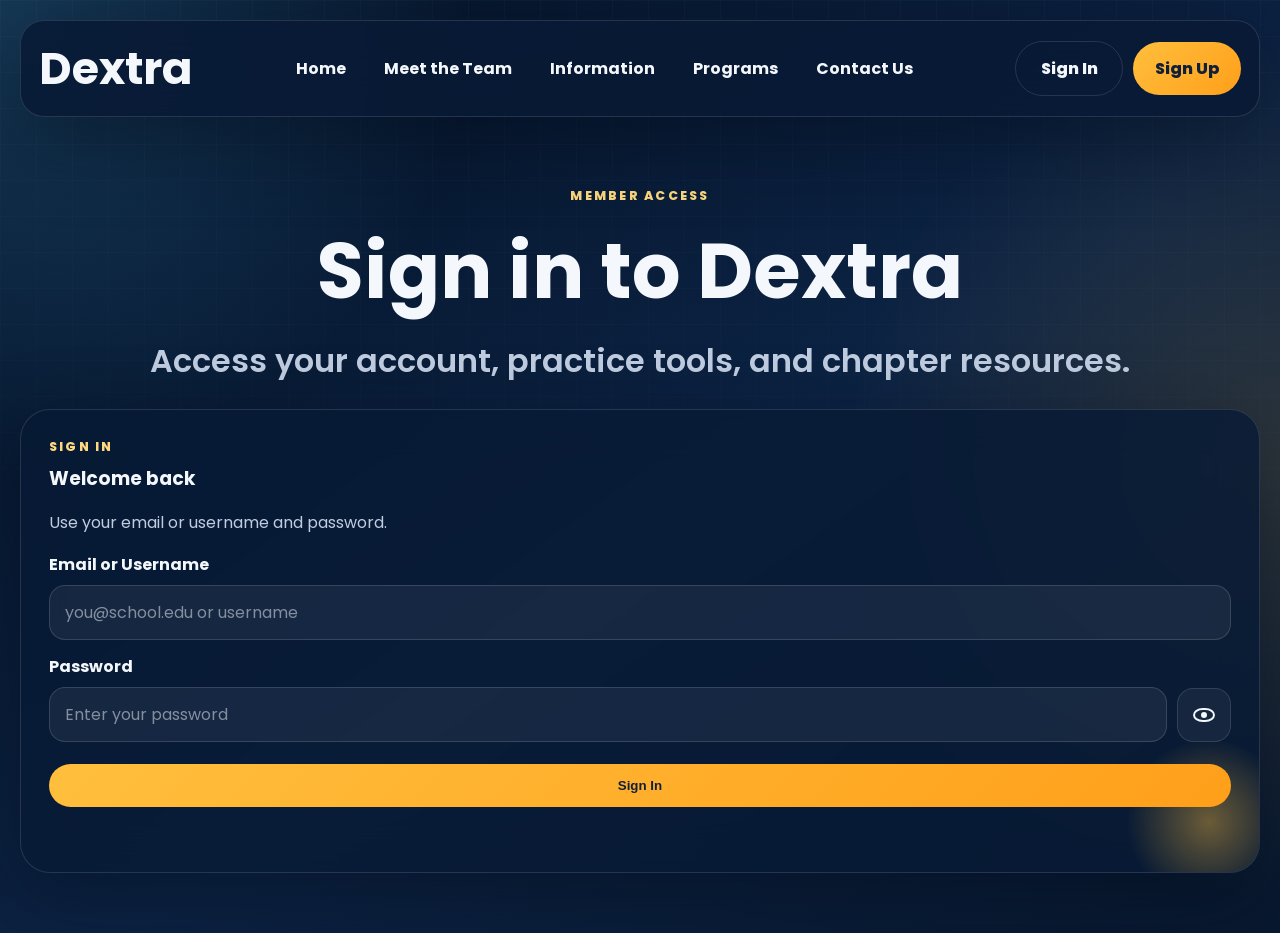
<file: testing-lesson.html>
<!DOCTYPE html>
<html lang="en">
  <head>
    <meta charset="UTF-8" />
    <meta name="viewport" content="width=device-width, initial-scale=1.0" />
    <title>Dextra | Lesson</title>
    <link rel="preconnect" href="https://fonts.googleapis.com" />
    <link rel="preconnect" href="https://fonts.gstatic.com" crossorigin />
    <link
      href="https://fonts.googleapis.com/css2?family=Poppins:wght@400;500;600;700;800&display=swap"
      rel="stylesheet"
    />
    <link rel="stylesheet" href="styles.css?v=20260525d" />
  </head>
  <body>
    <div class="page-shell">
      <header class="site-header app-header">
        <div class="brand-mark">
          <h1><a class="brand-link" href="index.html">Dextra</a></h1>
        </div>
        <nav class="top-nav app-nav" aria-label="Signed in primary">
          <a class="active-page" href="index.html#testing">Testing</a>
          <a href="index.html#roleplays">Roleplays</a>
          <a href="index.html#prepared">Prepared Events</a>
          <a href="index.html#leaderboard">Leaderboard</a>
          <a href="index.html#shop">Shop</a>
        </nav>
        <div class="header-actions">
          <a class="profile-link" href="profile.html" aria-label="Open profile">
            <span class="profile-icon" aria-hidden="true"></span>
          </a>
          <span class="coin-pill" id="lessonCoinPill" aria-label="Coin balance">
            <span class="coin-dot" aria-hidden="true"></span>
            <span id="lessonCoinCount">0</span>
          </span>
          <button class="button secondary header-auth" id="lessonSignOutButton" type="button">
            Sign Out
          </button>
        </div>
      </header>

      <main class="lesson-page">
        <section class="section-heading">
          <p class="eyebrow" id="lessonCategoryCode">Lesson</p>
          <h3 id="lessonTitle">Lesson</h3>
          <p class="roadmap-copy" id="lessonMeta"></p>
          <p class="lesson-mode-label" id="lessonModeLabel">Question 1</p>
        </section>

        <section class="panel lesson-panel">
          <div class="question-block">
            <h3 id="questionPrompt">Question</h3>
            <div class="choice-grid" id="choiceGrid"></div>
          </div>

          <div class="lesson-feedback" id="lessonFeedback"></div>

          <div class="lesson-actions">
            <button class="button primary" id="nextQuestionButton" type="button">Next Question</button>
          </div>
        </section>
      </main>
    </div>

    <script src="reset-seed.js?v=20260524d"></script>
    <script src="feedback-modal.js?v=20260416h"></script>
    <script src="dev-shortcuts.js?v=20260525g"></script>
    <script src="learning-data.js?v=20260525f"></script>
    <script src="cosmetics.js?v=20260525b"></script>
    <script src="testing-lesson.js?v=20260525g"></script>
  </body>
</html>
</file>
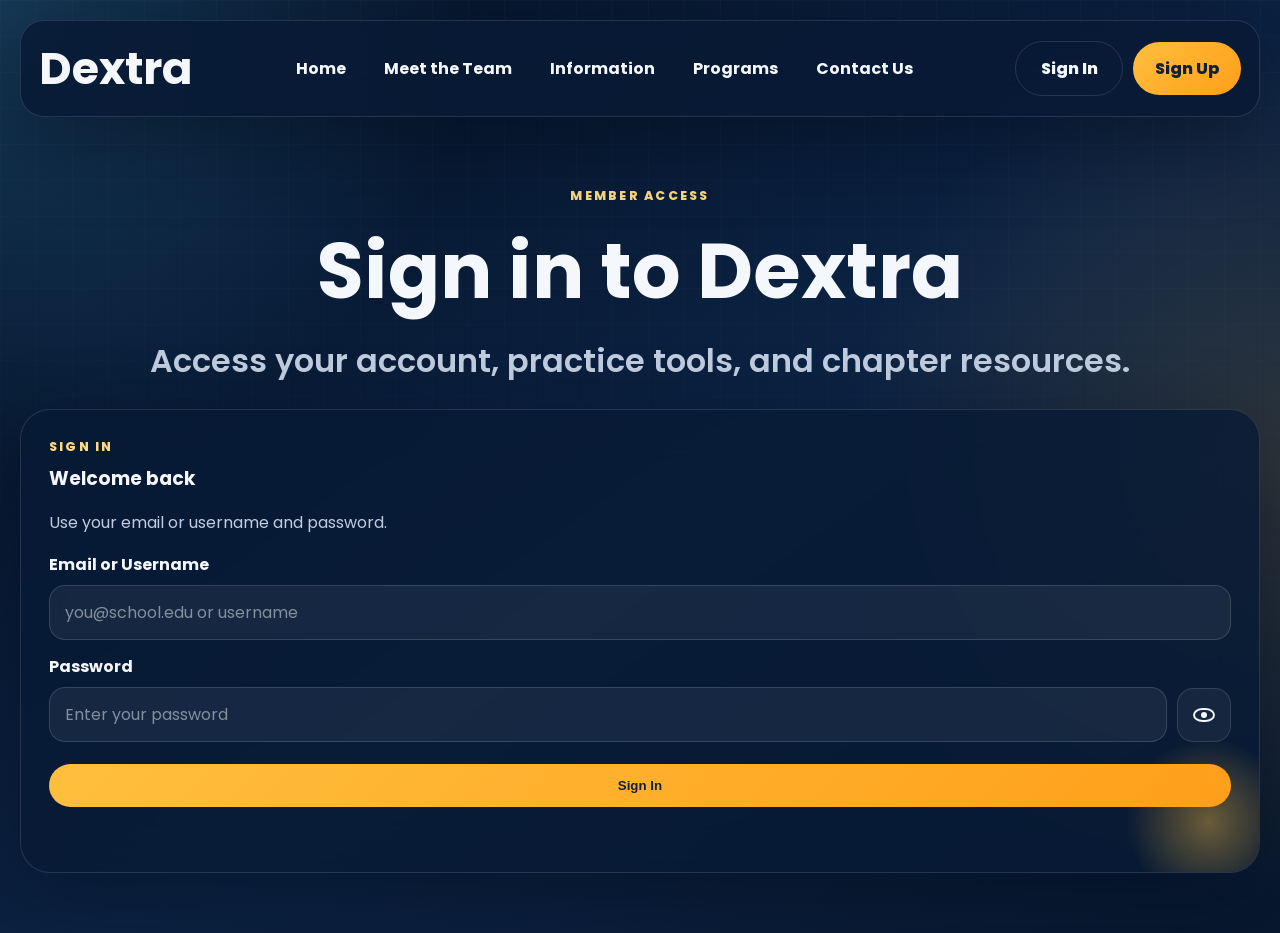
<file: testing-roadmap.html>
<!DOCTYPE html>
<html lang="en">
  <head>
    <meta charset="UTF-8" />
    <meta name="viewport" content="width=device-width, initial-scale=1.0" />
    <title>Dextra | Testing Roadmap</title>
    <link rel="preconnect" href="https://fonts.googleapis.com" />
    <link rel="preconnect" href="https://fonts.gstatic.com" crossorigin />
    <link
      href="https://fonts.googleapis.com/css2?family=Poppins:wght@400;500;600;700;800&display=swap"
      rel="stylesheet"
    />
    <link rel="stylesheet" href="styles.css?v=20260525d" />
  </head>
  <body>
    <div class="page-shell">
      <header class="site-header">
        <div class="brand-mark">
          <h1><a class="brand-link" href="index.html">Dextra</a></h1>
        </div>
        <nav class="top-nav app-nav" aria-label="Signed in primary">
          <a class="active-page" href="index.html#testing">Testing</a>
          <a href="index.html#roleplays">Roleplays</a>
          <a href="index.html#prepared">Prepared Events</a>
          <a href="index.html#leaderboard">Leaderboard</a>
          <a href="index.html#shop">Shop</a>
        </nav>
        <div class="header-actions">
          <a class="profile-link" href="profile.html" aria-label="Open profile">
            <span class="profile-icon" aria-hidden="true"></span>
          </a>
          <span class="coin-pill" id="roadmapCoinPill" aria-label="Coin balance">
            <span class="coin-dot" aria-hidden="true"></span>
            <span id="roadmapCoinCount">0</span>
          </span>
          <button class="button secondary header-auth" id="roadmapSignOutButton" type="button">
            Sign Out
          </button>
        </div>
      </header>

      <main class="roadmap-page">
        <section class="section-heading">
          <p class="eyebrow" id="roadmapCode">Testing</p>
          <h3 id="roadmapTitle">Roadmap</h3>
          <p class="roadmap-copy" id="roadmapOverview"></p>
        </section>
        <section class="roadmap-grid" id="roadmapGrid"></section>
      </main>
    </div>

    <script src="reset-seed.js?v=20260524d"></script>
    <script src="feedback-modal.js?v=20260416h"></script>
    <script src="dev-shortcuts.js?v=20260525g"></script>
    <script src="learning-data.js?v=20260525f"></script>
    <script src="testing-roadmap.js?v=20260524e"></script>
  </body>
</html>
</file>
<file: styles.css>
:root {
  --bg: #071a35;
  --surface: rgba(8, 26, 53, 0.82);
  --line: rgba(255, 255, 255, 0.12);
  --text: #f4f7fb;
  --muted: #c0cde0;
  --gold: #ffbf3d;
  --gold-soft: #ffd980;
  --accent: #53c1ff;
  --shadow: 0 24px 80px rgba(1, 9, 22, 0.42);
}

@font-face {
  font-family: "Gotham";
  src:
    local("Gotham Bold"),
    local("Gotham"),
    local("Gotham Medium");
  font-weight: 700;
  font-style: normal;
}

* {
  box-sizing: border-box;
}

html {
  scroll-behavior: smooth;
}

body {
  margin: 0;
  min-height: 100vh;
  font-family: "Poppins", sans-serif;
  color: var(--text);
  background:
    radial-gradient(circle at top left, rgba(83, 193, 255, 0.22), transparent 30%),
    radial-gradient(circle at right center, rgba(255, 191, 61, 0.14), transparent 32%),
    linear-gradient(145deg, #041225 0%, #0c2344 55%, #08182f 100%);
}

body::before {
  content: "";
  position: fixed;
  inset: 0;
  background-image:
    linear-gradient(rgba(255, 255, 255, 0.03) 1px, transparent 1px),
    linear-gradient(90deg, rgba(255, 255, 255, 0.03) 1px, transparent 1px);
  background-size: 36px 36px;
  pointer-events: none;
  mask-image: linear-gradient(to bottom, rgba(0, 0, 0, 0.7), transparent);
}

.page-shell {
  width: min(1240px, calc(100% - 32px));
  margin: 0 auto;
  padding: 20px 0 60px;
}

.site-header {
  display: grid;
  grid-template-columns: auto 1fr auto;
  align-items: center;
  gap: 18px;
  padding: 14px 18px;
  border: 1px solid var(--line);
  border-radius: 24px;
  background: rgba(8, 26, 53, 0.88);
  backdrop-filter: blur(20px);
  box-shadow: var(--shadow);
  position: sticky;
  top: 16px;
  z-index: 20;
}

.site-header.app-header {
  grid-template-columns: auto minmax(0, 1fr) auto;
}

.brand-mark h1,
.auth-header h3,
.section-heading h3,
.panel h3,
.team-card h4,
.program-card h4 {
  margin: 0;
  font-family: "Poppins", sans-serif;
}

.brand-mark h1 {
  font-size: clamp(1.8rem, 4vw, 2.8rem);
  font-weight: 700;
}

.brand-link {
  color: inherit;
  text-decoration: none;
}

.top-nav {
  display: flex;
  justify-content: center;
  flex-wrap: wrap;
  gap: 10px;
}

.top-nav.app-nav {
  flex-wrap: nowrap;
  gap: clamp(4px, 0.7vw, 12px);
  width: 100%;
  justify-content: space-evenly;
  min-width: 0;
  overflow-x: auto;
  scrollbar-width: none;
}

.top-nav.app-nav::-webkit-scrollbar {
  display: none;
}

.top-nav a {
  color: var(--text);
  text-decoration: none;
  padding: 10px 14px;
  border-radius: 999px;
  font-weight: 700;
  transition: background 160ms ease, color 160ms ease;
}

.top-nav.app-nav a {
  flex: 0 0 auto;
  padding: 14px clamp(10px, 1vw, 16px);
  font-size: clamp(0.95rem, 1.25vw, 1.25rem);
  line-height: 1;
  font-weight: 900;
  white-space: nowrap;
}

.top-nav a:hover,
.top-nav a:focus-visible {
  background: rgba(255, 255, 255, 0.08);
  color: var(--gold-soft);
}

.top-nav a.active-tab,
.top-nav a.active-page {
  background: rgba(255, 255, 255, 0.14);
  color: var(--gold-soft);
}

.header-actions {
  display: flex;
  gap: 10px;
  align-items: center;
  justify-content: flex-end;
  flex-wrap: wrap;
}

.profile-link {
  display: inline-grid;
  place-items: center;
  width: 50px;
  height: 50px;
  border: 1px solid var(--line);
  border-radius: 999px;
  background: rgba(255, 255, 255, 0.06);
  color: var(--text);
  text-decoration: none;
}

.profile-icon {
  position: relative;
  width: 28px;
  height: 17px;
  border-radius: 60% 54% 48% 52%;
  background: currentColor;
  transform: translateX(-2px);
}

.profile-icon::after {
  content: "";
  position: absolute;
  right: -10px;
  top: 2px;
  width: 14px;
  height: 14px;
  background: currentColor;
  clip-path: polygon(0 48%, 100% 0, 78% 50%, 100% 100%);
}

.profile-icon::before {
  content: "";
  position: absolute;
  left: 8px;
  top: 7px;
  width: 3px;
  height: 3px;
  border-radius: 50%;
  background: #061528;
  z-index: 1;
}

.coin-pill,
.shop-price,
.shop-wallet {
  display: inline-flex;
  align-items: center;
  gap: 8px;
  font-weight: 800;
}

.coin-pill {
  min-height: 42px;
  padding: 8px 14px;
  border: 1px solid rgba(255, 191, 61, 0.32);
  border-radius: 999px;
  background: rgba(255, 191, 61, 0.12);
  color: var(--gold-soft);
}

.coin-dot {
  width: 18px;
  height: 18px;
  flex: 0 0 auto;
  border-radius: 50%;
  background:
    radial-gradient(circle at 35% 30%, #fff4bd 0 15%, transparent 16%),
    linear-gradient(145deg, #ffd96f, #ff9f1a);
  box-shadow:
    inset 0 0 0 2px rgba(255, 255, 255, 0.2),
    0 0 18px rgba(255, 191, 61, 0.28);
}

.coin-burst {
  position: fixed;
  z-index: 90;
  width: 18px;
  height: 18px;
  margin: -9px 0 0 -9px;
  border-radius: 50%;
  pointer-events: none;
  background:
    radial-gradient(circle at 35% 30%, #fff4bd 0 15%, transparent 16%),
    linear-gradient(145deg, #ffd96f, #ff9f1a);
  box-shadow:
    inset 0 0 0 2px rgba(255, 255, 255, 0.24),
    0 0 16px rgba(255, 191, 61, 0.42);
  animation: coin-fly 900ms cubic-bezier(0.18, 0.72, 0.18, 1) forwards;
}

@keyframes coin-fly {
  0% {
    opacity: 0;
    transform: translate3d(0, 0, 0) rotateY(0deg) scale(0.62);
  }
  16% {
    opacity: 1;
    transform: translate3d(0, -34px, 0) rotateY(180deg) scale(1);
  }
  100% {
    opacity: 0;
    transform: translate3d(var(--coin-dx), var(--coin-dy), 0) rotateY(720deg) scale(0.35);
  }
}

.hidden {
  display: none !important;
}

.eyebrow {
  margin: 0 0 8px;
  text-transform: uppercase;
  letter-spacing: 0.18em;
  color: var(--gold-soft);
  font-size: 0.78rem;
  font-weight: 800;
}

.hero-banner {
  min-height: 54vh;
  display: grid;
  place-items: center;
  text-align: center;
  padding: 60px 24px 34px;
}

.hero-banner h2 {
  font-size: clamp(4rem, 12vw, 8.5rem);
  line-height: 0.92;
  font-family: "Gotham", "Avenir Next", "Montserrat", sans-serif;
  font-weight: 700;
  letter-spacing: -0.04em;
}

.hero-tagline {
  margin: 8px 0 0;
  font-size: clamp(1.2rem, 3vw, 2rem);
  color: var(--muted);
  font-weight: 600;
  text-wrap: balance;
}

.hero-banner .hero-tagline {
  text-transform: lowercase;
}

.content-layout {
  display: grid;
  grid-template-columns: 1.2fr 0.85fr;
  gap: 24px;
  align-items: start;
}

.content-layout.single-column {
  grid-template-columns: 1fr;
}

.auth-panel,
.panel,
.team-card,
.program-card {
  border: 1px solid var(--line);
  background: var(--surface);
  backdrop-filter: blur(22px);
  box-shadow: var(--shadow);
}

.auth-panel {
  position: sticky;
  top: 112px;
  overflow: hidden;
  border-radius: 30px;
  padding: 28px;
}

.standalone-panel {
  position: relative;
  top: 0;
}

.auth-glow {
  position: absolute;
  inset: auto -40px -40px auto;
  width: 180px;
  height: 180px;
  background: radial-gradient(circle, rgba(255, 191, 61, 0.4), transparent 65%);
}

.auth-header,
.auth-form {
  position: relative;
  z-index: 1;
}

.auth-header p:last-child,
.panel p,
.program-card p,
.contact-panel p {
  color: var(--muted);
  line-height: 1.7;
}

.auth-switch {
  display: grid;
  grid-template-columns: repeat(2, 1fr);
  gap: 10px;
  margin: 24px 0 18px;
}

.switch-button {
  border: 1px solid var(--line);
  background: rgba(255, 255, 255, 0.05);
  color: var(--text);
  border-radius: 999px;
  padding: 12px 14px;
  font-weight: 800;
  cursor: pointer;
}

.switch-button.active {
  background: rgba(83, 193, 255, 0.16);
  border-color: rgba(83, 193, 255, 0.45);
}

.auth-form,
.contact-form {
  display: grid;
  gap: 14px;
}

.field-row {
  display: grid;
  gap: 8px;
}

.password-field {
  display: grid;
  grid-template-columns: 1fr auto;
  gap: 10px;
  align-items: center;
}

label {
  font-weight: 700;
}

input,
textarea {
  width: 100%;
  border: 1px solid rgba(255, 255, 255, 0.14);
  border-radius: 16px;
  padding: 14px 15px;
  background: rgba(255, 255, 255, 0.06);
  color: var(--text);
  font: inherit;
}

input.input-error,
textarea.input-error {
  border-color: #ff5c7a;
  box-shadow: 0 0 0 1px rgba(255, 92, 122, 0.35);
}

.password-toggle {
  border: 1px solid var(--line);
  border-radius: 16px;
  width: 54px;
  height: 54px;
  background: rgba(255, 255, 255, 0.05);
  color: var(--text);
  font: inherit;
  font-weight: 700;
  cursor: pointer;
  display: inline-grid;
  place-items: center;
}

.eye-icon {
  position: relative;
  width: 22px;
  height: 14px;
  border: 2px solid currentColor;
  border-radius: 14px / 10px;
}

.eye-icon::before {
  content: "";
  position: absolute;
  top: 50%;
  left: 50%;
  width: 6px;
  height: 6px;
  border-radius: 50%;
  background: currentColor;
  transform: translate(-50%, -50%);
}

.password-toggle.active .eye-icon::after {
  content: "";
  position: absolute;
  top: -2px;
  left: 9px;
  width: 2px;
  height: 18px;
  background: currentColor;
  transform: rotate(45deg);
}

input::placeholder,
textarea::placeholder {
  color: rgba(244, 247, 251, 0.5);
}

.checkbox-row {
  grid-template-columns: auto 1fr;
  display: grid;
  align-items: start;
  gap: 10px;
  color: var(--muted);
}

.checkbox-row input {
  width: 18px;
  height: 18px;
  margin-top: 2px;
}

.button {
  display: inline-flex;
  align-items: center;
  justify-content: center;
  text-decoration: none;
  border-radius: 999px;
  padding: 14px 20px;
  font-weight: 800;
  transition: transform 160ms ease, border-color 160ms ease, background 160ms ease;
  cursor: pointer;
}

.button:hover,
.button:focus-visible {
  transform: translateY(-1px);
}

.button:disabled {
  cursor: not-allowed;
  opacity: 0.52;
  transform: none;
}

.primary {
  background: linear-gradient(135deg, var(--gold), #ff9f1a);
  color: #102039;
  border: none;
}

.secondary {
  background: transparent;
  color: var(--text);
  border: 1px solid var(--line);
}

.header-auth {
  min-width: 108px;
}

.submit-button {
  width: 100%;
  margin-top: 8px;
}

.form-status {
  min-height: 1.4rem;
  margin: 0;
  color: var(--gold-soft);
}

.price-summary {
  margin: 10px 0 0;
  color: var(--accent);
  font-weight: 800;
}

.info-grid,
.team-grid,
.programs-grid {
  display: grid;
  gap: 20px;
}

.info-grid {
  grid-template-columns: 1fr;
}

.panel,
.team-card,
.program-card {
  border-radius: 26px;
  padding: 24px;
}

.feature-panel {
  background:
    linear-gradient(145deg, rgba(255, 191, 61, 0.18), rgba(83, 193, 255, 0.08)),
    var(--surface);
}

.section-heading {
  margin: 72px 0 22px;
}

.team-grid {
  grid-template-columns: repeat(3, minmax(0, 1fr));
}

.team-grid.compact .team-card {
  text-align: center;
  padding: 34px 24px;
}

.team-photo {
  width: 100%;
  aspect-ratio: 1 / 1;
  object-fit: cover;
  object-position: center;
  border-radius: 22px;
  margin-bottom: 18px;
  border: 1px solid rgba(255, 255, 255, 0.12);
}

.team-card h4,
.program-card h4 {
  font-size: 1.3rem;
}

.programs-grid {
  grid-template-columns: repeat(3, minmax(0, 1fr));
}

.contact-layout {
  display: grid;
  grid-template-columns: 0.9fr 1.1fr;
  gap: 20px;
}

.learning-hub,
.roadmap-page,
.lesson-page,
.prepared-review-page {
  display: grid;
  gap: 24px;
  padding-top: 24px;
}

.dashboard-shell {
  display: grid;
  grid-template-columns: minmax(0, 1.08fr) minmax(0, 0.92fr);
  gap: 20px;
  margin-bottom: 16px;
  align-items: start;
}

.dashboard-events {
  grid-column: 1 / -1;
}

.dashboard-card {
  min-height: 320px;
}

.dashboard-card h3 {
  margin-bottom: 18px;
}

.event-list,
.recent-roleplay-list {
  display: grid;
  gap: 12px;
}

.event-list {
  grid-template-columns: repeat(2, minmax(0, 1fr));
}

.event-row,
.recent-roleplay-row,
.empty-mini-state {
  display: grid;
  gap: 6px;
  padding: 14px 16px;
  border-radius: 18px;
  background: rgba(255, 255, 255, 0.04);
}

.event-row span,
.recent-roleplay-row span,
.empty-mini-state span {
  color: var(--muted);
  line-height: 1.6;
}

.radar-layout {
  display: flex;
  justify-content: center;
  align-items: center;
}

.radar-stage {
  position: relative;
  width: min(100%, 500px);
  aspect-ratio: 1;
}

.pokemon-radar {
  width: 100%;
  height: 100%;
  display: block;
  overflow: visible;
}

.radar-grid-ring {
  fill: rgba(159, 194, 233, 0.055);
  stroke: rgba(190, 214, 242, 0.58);
  stroke-width: 10;
  stroke-linejoin: round;
}

.radar-grid-ring + .radar-grid-ring {
  stroke-width: 9;
}

.radar-axis {
  stroke: rgba(190, 214, 242, 0.34);
  stroke-width: 5;
  stroke-linecap: round;
}

.radar-progress-fill {
  fill: rgba(255, 191, 61, 0.34);
  stroke: rgba(255, 217, 128, 0.8);
  stroke-width: 7;
  stroke-linejoin: round;
  filter: drop-shadow(0 0 18px rgba(255, 191, 61, 0.26));
}

.radar-progress-line {
  fill: none;
  stroke: rgba(255, 255, 255, 0.36);
  stroke-width: 2;
  stroke-linejoin: round;
}

.radar-marker-halo {
  fill: rgba(255, 191, 61, 0.2);
}

.radar-marker {
  fill: var(--gold);
  stroke: rgba(6, 21, 40, 0.72);
  stroke-width: 4;
}

.radar-svg-label {
  fill: var(--text);
  font-size: 1.02rem;
  font-weight: 800;
  letter-spacing: 0.09em;
  text-shadow: 0 2px 12px rgba(4, 18, 37, 0.7);
}

.category-grid,
.roadmap-grid {
  display: grid;
  grid-template-columns: repeat(auto-fit, minmax(min(280px, 100%), 280px));
  justify-content: center;
  gap: 20px;
}

.roadmap-grid {
  grid-template-columns: repeat(auto-fit, minmax(min(420px, 100%), 420px));
}

.learning-toolbar {
  display: grid;
  gap: 14px;
  margin-bottom: 4px;
}

.leaderboard-board {
  display: grid;
  justify-content: center;
}

.leaderboard-shell {
  width: min(860px, 100%);
  display: grid;
  gap: 10px;
}

.leaderboard-hero-card,
.leaderboard-table {
  border: 1px solid rgba(83, 193, 255, 0.24);
  border-radius: 8px;
  background:
    linear-gradient(135deg, rgba(10, 35, 70, 0.88), rgba(3, 19, 41, 0.92)),
    var(--surface);
  box-shadow: 0 26px 70px rgba(0, 0, 0, 0.36);
}

.leaderboard-hero-card {
  display: flex;
  align-items: center;
  gap: 22px;
  padding: 20px 54px;
}

.leaderboard-hero-card h3 {
  margin: 0;
  font-size: clamp(1.55rem, 4vw, 2.1rem);
}

.leaderboard-hero-card p {
  margin: 2px 0 0;
  color: var(--muted);
  font-weight: 500;
}

.leaderboard-flame {
  width: 64px;
  height: 64px;
  border-radius: 50%;
  background:
    radial-gradient(circle, rgba(255, 214, 111, 0.36), transparent 64%),
    rgba(255, 191, 61, 0.1);
  box-shadow: 0 0 32px rgba(255, 191, 61, 0.28);
  position: relative;
  flex: 0 0 auto;
}

.leaderboard-flame::before {
  content: "";
  position: absolute;
  inset: 17px 22px 14px;
  border-radius: 60% 60% 52% 52%;
  background: linear-gradient(180deg, #ffe27f, #ff9f1a);
  clip-path: polygon(50% 0, 78% 34%, 66% 34%, 86% 72%, 50% 100%, 14% 72%, 34% 34%, 22% 34%);
}

.leaderboard-table {
  padding: 14px 12px 10px;
}

.leaderboard-head,
.leaderboard-row {
  display: grid;
  grid-template-columns: 120px minmax(0, 1fr) 170px;
  align-items: center;
  gap: 14px;
}

.leaderboard-head {
  padding: 0 20px 10px;
  color: var(--muted);
  font-size: 0.76rem;
  font-weight: 800;
  letter-spacing: 0.13em;
  text-transform: uppercase;
}

.leaderboard-head span:first-child,
.leaderboard-head span:last-child {
  color: var(--gold);
}

.leaderboard-row {
  min-height: 58px;
  padding: 6px 20px;
  border: 1px solid rgba(83, 193, 255, 0.18);
  border-radius: 8px;
  background: linear-gradient(90deg, rgba(8, 35, 73, 0.68), rgba(5, 24, 50, 0.78));
}

.leaderboard-row + .leaderboard-row {
  margin-top: 5px;
}

.leaderboard-row.gold {
  border-color: rgba(255, 191, 61, 0.72);
  background: linear-gradient(90deg, rgba(255, 191, 61, 0.13), rgba(255, 255, 255, 0.04));
}

.leaderboard-row.silver {
  border-color: rgba(160, 218, 255, 0.62);
  background: linear-gradient(90deg, rgba(83, 193, 255, 0.15), rgba(255, 255, 255, 0.04));
}

.leaderboard-row.bronze {
  border-color: rgba(255, 146, 74, 0.64);
  background: linear-gradient(90deg, rgba(255, 146, 74, 0.13), rgba(255, 255, 255, 0.04));
}

.leaderboard-row.current-user {
  box-shadow: inset 0 0 0 1px rgba(255, 255, 255, 0.14);
}

.leaderboard-rank {
  width: 38px;
  height: 38px;
  display: inline-grid;
  place-items: center;
  border-radius: 50%;
  border: 1px solid rgba(83, 193, 255, 0.28);
  color: var(--text);
  font-size: 1.1rem;
  font-weight: 800;
}

.leaderboard-row.gold .leaderboard-rank {
  border-color: rgba(255, 191, 61, 0.8);
  color: var(--gold-soft);
}

.leaderboard-user {
  min-width: 0;
  display: flex;
  align-items: center;
  gap: 16px;
}

.leaderboard-avatar {
  width: 42px;
  height: 42px;
  flex: 0 0 auto;
  display: grid;
  place-items: center;
  border-radius: 50%;
  border: 1px solid rgba(255, 255, 255, 0.3);
  background:
    radial-gradient(circle at 35% 25%, rgba(255, 255, 255, 0.46), transparent 18%),
    linear-gradient(145deg, rgba(83, 193, 255, 0.8), rgba(255, 191, 61, 0.7));
  color: #061528;
  font-size: 0.8rem;
  font-weight: 900;
  overflow: hidden;
}

.leaderboard-avatar img {
  width: 100%;
  height: 100%;
  display: block;
  object-fit: cover;
}

.leaderboard-user strong {
  overflow: hidden;
  text-overflow: ellipsis;
  white-space: nowrap;
}

.leaderboard-score {
  display: flex;
  align-items: baseline;
  justify-content: flex-end;
  gap: 8px;
  color: var(--accent);
}

.leaderboard-row.gold .leaderboard-score {
  color: var(--gold);
}

.leaderboard-row.bronze .leaderboard-score {
  color: #ff9f4a;
}

.leaderboard-score strong {
  font-size: clamp(1.6rem, 4vw, 2rem);
  line-height: 1;
}

.leaderboard-score small {
  color: var(--muted);
  font-size: 0.9rem;
}

.score-flame {
  width: 18px;
  height: 22px;
  display: inline-block;
  background: currentColor;
  clip-path: polygon(50% 0, 78% 34%, 66% 34%, 86% 72%, 50% 100%, 14% 72%, 34% 34%, 22% 34%);
}

.shop-wallet {
  justify-self: start;
  padding: 12px 16px;
  border: 1px solid rgba(255, 191, 61, 0.24);
  border-radius: 999px;
  background: rgba(255, 191, 61, 0.1);
  color: var(--gold-soft);
}

.shop-grid {
  display: grid;
  gap: 14px;
}

.shop-group {
  overflow: hidden;
  border: 1px solid rgba(255, 255, 255, 0.12);
  border-radius: 18px;
  background: rgba(255, 255, 255, 0.05);
}

.shop-group summary {
  min-height: 76px;
  display: flex;
  align-items: center;
  justify-content: space-between;
  gap: 14px;
  padding: 20px 22px;
  cursor: pointer;
  font-size: clamp(1.1rem, 2.4vw, 1.5rem);
  font-weight: 900;
  list-style: none;
}

.shop-group summary::-webkit-details-marker {
  display: none;
}

.shop-group summary::after {
  content: "+";
  width: 36px;
  aspect-ratio: 1;
  display: grid;
  place-items: center;
  border-radius: 50%;
  background: rgba(83, 193, 255, 0.14);
  color: var(--gold-soft);
}

.shop-group[open] summary::after {
  content: "-";
}

.shop-group summary small {
  margin-left: auto;
  color: var(--muted);
  font-size: 0.84rem;
  font-weight: 800;
}

.shop-group-grid {
  display: grid;
  grid-template-columns: repeat(auto-fit, minmax(min(240px, 100%), 1fr));
  gap: 14px;
  padding: 0 16px 16px;
}

.shop-card,
.shop-option-card {
  display: grid;
  gap: 16px;
  padding: 22px;
  border: 1px solid rgba(255, 255, 255, 0.12);
  border-radius: 16px;
  background: rgba(8, 26, 53, 0.72);
}

.shop-card.owned,
.shop-option-card.owned {
  border-color: rgba(83, 193, 255, 0.34);
}

.shop-card h3,
.shop-option-card h3 {
  margin-bottom: 8px;
}

.shop-option-copy {
  display: grid;
  gap: 6px;
}

.shop-option-copy p {
  margin: 0;
  color: var(--muted);
}

.shop-item-preview {
  min-height: 92px;
  display: grid;
  place-items: center;
  border: 1px solid rgba(255, 255, 255, 0.12);
  border-radius: 8px;
  overflow: hidden;
  color: var(--text);
  font-weight: 900;
}

.shop-item-preview span {
  padding: 8px 12px;
  border-radius: 999px;
  background: rgba(2, 12, 26, 0.48);
}

.shop-item-preview.banner-gold {
  background: linear-gradient(135deg, rgba(255, 191, 61, 0.88), rgba(4, 18, 37, 0.82));
}

.shop-item-preview.banner-preview {
  background: linear-gradient(135deg, var(--shop-preview-start), var(--shop-preview-end));
}

.shop-item-preview.banner-blue {
  background: linear-gradient(135deg, rgba(83, 193, 255, 0.88), rgba(4, 18, 37, 0.82));
}

.shop-item-preview.name-glow {
  background: rgba(255, 191, 61, 0.12);
  text-shadow: 0 0 16px rgba(255, 191, 61, 0.92);
}

.shop-item-preview.name-sky {
  background: rgba(83, 193, 255, 0.12);
  color: #9fe0ff;
}

.shop-item-preview.name-preview {
  background: color-mix(in srgb, var(--shop-preview-name) 18%, rgba(6, 21, 40, 0.9));
  color: var(--shop-preview-name);
  text-shadow: 0 0 18px color-mix(in srgb, var(--shop-preview-name) 76%, transparent);
}

.shop-item-preview.banner-aurora {
  background: linear-gradient(135deg, rgba(47, 209, 181, 0.82), rgba(170, 124, 255, 0.78), rgba(6, 21, 44, 0.9));
}

.shop-item-preview.border-gold {
  border-color: rgba(255, 191, 61, 0.82);
  box-shadow: inset 0 0 0 5px rgba(255, 191, 61, 0.28);
}

.shop-item-preview.border-wave {
  border-color: rgba(83, 193, 255, 0.82);
  box-shadow: inset 0 0 0 5px rgba(83, 193, 255, 0.24);
}

.shop-item-preview.border-neon {
  border-color: rgba(255, 92, 122, 0.82);
  box-shadow:
    inset 0 0 0 5px rgba(255, 92, 122, 0.18),
    0 0 24px rgba(83, 193, 255, 0.24);
}

.shop-item-preview.border-preview {
  border-color: var(--shop-preview-border);
  box-shadow:
    inset 0 0 0 5px color-mix(in srgb, var(--shop-preview-border) 28%, transparent),
    0 0 24px color-mix(in srgb, var(--shop-preview-border) 22%, transparent);
}

.whale-shop-preview {
  padding: 8px;
}

.whale-shop-preview .whale-avatar {
  width: min(210px, 100%);
}

.shop-card-footer {
  display: flex;
  align-items: center;
  justify-content: space-between;
  gap: 12px;
  margin-top: auto;
}

.shop-price {
  color: var(--gold-soft);
}

.shop-preview-overlay {
  position: fixed;
  inset: 0;
  z-index: 90;
  display: grid;
  place-items: center;
  padding: 22px;
  background: rgba(2, 8, 18, 0.72);
  backdrop-filter: blur(10px);
}

.shop-preview-dialog {
  width: min(760px, 100%);
  display: grid;
  gap: 16px;
  position: relative;
  padding: 24px;
  border: 1px solid rgba(83, 193, 255, 0.28);
  border-radius: 22px;
  background: rgba(8, 26, 53, 0.96);
  box-shadow: var(--shadow);
}

.shop-preview-dialog h3,
.shop-preview-dialog p {
  margin: 0;
}

.shop-preview-dialog p:not(.eyebrow) {
  color: var(--muted);
}

.shop-preview-close {
  position: absolute;
  top: 14px;
  right: 14px;
  width: 36px;
  aspect-ratio: 1;
  border: 1px solid rgba(255, 255, 255, 0.16);
  border-radius: 50%;
  background: rgba(255, 255, 255, 0.07);
  color: var(--text);
  font: inherit;
  font-weight: 900;
  cursor: pointer;
}

.shop-banner-preview {
  min-height: 220px;
  display: grid;
  grid-template-columns: 120px minmax(220px, 1fr) minmax(150px, 0.7fr);
  align-items: center;
  gap: 18px;
  padding: 22px;
  border: 1px solid color-mix(in srgb, var(--profile-banner-border, #53c1ff) 42%, transparent);
  border-radius: 18px;
  background:
    linear-gradient(135deg, color-mix(in srgb, var(--profile-banner-start, #53c1ff) 42%, transparent), color-mix(in srgb, var(--profile-banner-end, #061528) 86%, transparent)),
    var(--surface);
  overflow: hidden;
}

.shop-banner-picture {
  width: 118px;
  aspect-ratio: 1;
  display: grid;
  place-items: center;
  border: 4px solid var(--profile-border-color, rgba(255, 255, 255, 0.24));
  border-radius: 50%;
  background:
    radial-gradient(circle at 35% 25%, rgba(255, 255, 255, 0.42), transparent 18%),
    linear-gradient(145deg, rgba(83, 193, 255, 0.72), rgba(255, 191, 61, 0.52));
  color: #061528;
  font-size: 2.1rem;
  font-weight: 900;
  overflow: hidden;
}

.shop-banner-picture img {
  width: 100%;
  height: 100%;
  object-fit: cover;
}

.shop-banner-whale {
  display: grid;
  place-items: center;
  min-width: 0;
}

.shop-banner-whale .whale-avatar {
  width: min(320px, 100%);
}

.shop-banner-copy {
  min-width: 0;
  display: grid;
  gap: 10px;
  justify-items: start;
}

.shop-banner-copy strong {
  color: var(--profile-name-effect-color, var(--text));
  font-size: clamp(1.25rem, 3vw, 2rem);
  line-height: 1.05;
  text-shadow: var(--profile-name-effect-shadow, none);
  overflow-wrap: anywhere;
}

.shop-banner-copy span {
  color: var(--muted);
  font-weight: 800;
}

.shop-preview-actions {
  display: flex;
  justify-content: flex-end;
  gap: 12px;
  flex-wrap: wrap;
}

.subtab-row {
  display: flex;
  flex-wrap: wrap;
  gap: 10px;
}

.subtab-button {
  border: 1px solid var(--line);
  border-radius: 999px;
  padding: 12px 16px;
  background: rgba(255, 255, 255, 0.05);
  color: var(--text);
  font: inherit;
  font-weight: 700;
  cursor: pointer;
  transition: background 160ms ease, border-color 160ms ease, color 160ms ease;
}

.subtab-button:hover,
.subtab-button:focus-visible {
  border-color: rgba(255, 191, 61, 0.4);
  color: var(--gold-soft);
}

.subtab-button.active {
  background: rgba(255, 191, 61, 0.16);
  border-color: rgba(255, 191, 61, 0.4);
  color: var(--gold-soft);
}

.search-shell {
  display: grid;
  gap: 8px;
}

.search-label {
  font-size: 0.88rem;
  font-weight: 700;
  color: var(--muted);
}

.search-shell input[type="search"] {
  padding-right: 18px;
}

.category-card,
.roadmap-card {
  display: grid;
  gap: 16px;
  align-content: start;
}

.category-link {
  color: inherit;
  text-decoration: none;
  padding: 18px;
  border-radius: 24px;
  overflow: hidden;
  min-height: 320px;
  grid-template-rows: 160px 1fr;
  transition: transform 180ms ease, border-color 180ms ease, box-shadow 180ms ease;
}

.category-link:link,
.category-link:visited,
.category-link:hover,
.category-link:active {
  color: inherit;
  text-decoration: none;
}

.category-link * {
  text-decoration: none;
}

.category-link:hover,
.category-link:focus-visible {
  transform: translateY(-4px);
  border-color: rgba(255, 191, 61, 0.45);
  box-shadow: 0 28px 80px rgba(1, 9, 22, 0.5);
}

.category-art {
  position: relative;
  overflow: hidden;
  border-radius: 20px;
  border: 1px solid rgba(255, 255, 255, 0.08);
  background:
    radial-gradient(circle at top right, rgba(255, 255, 255, 0.18), transparent 28%),
    linear-gradient(145deg, rgba(255, 255, 255, 0.08), rgba(255, 255, 255, 0.02));
}

.category-badge {
  position: absolute;
  top: 14px;
  left: 14px;
  z-index: 1;
  padding: 8px 12px;
  border-radius: 999px;
  background: rgba(7, 26, 53, 0.72);
  border: 1px solid rgba(255, 255, 255, 0.12);
  color: var(--text);
  font-size: 0.82rem;
  font-weight: 800;
  letter-spacing: 0.08em;
}

.category-copy {
  display: grid;
  gap: 12px;
}

.category-copy h3 {
  font-size: 1.5rem;
  line-height: 1.15;
}

.category-copy p:last-child {
  margin: 0;
  color: var(--muted);
  line-height: 1.7;
}

.category-theme-yellow .category-art,
.category-theme-red .category-art,
.category-theme-gray .category-art,
.category-theme-green .category-art,
.category-theme-blue .category-art {
  background:
    linear-gradient(135deg, rgba(24, 77, 125, 0.6), rgba(10, 34, 69, 0.82)),
    linear-gradient(145deg, rgba(255, 255, 255, 0.08), rgba(255, 255, 255, 0.02));
}

.category-visual-bac .category-art {
  background:
    linear-gradient(135deg, rgba(104, 120, 146, 0.86), rgba(68, 79, 99, 0.8)),
    linear-gradient(145deg, rgba(255, 255, 255, 0.08), rgba(255, 255, 255, 0.02));
}

.category-visual-briefcase .category-art {
  background:
    linear-gradient(135deg, rgba(255, 197, 31, 0.86), rgba(231, 158, 11, 0.74)),
    linear-gradient(145deg, rgba(255, 255, 255, 0.08), rgba(255, 255, 255, 0.02));
}

.category-visual-lightbulb .category-art {
  background:
    linear-gradient(135deg, rgba(160, 171, 178, 0.86), rgba(126, 136, 143, 0.78)),
    linear-gradient(145deg, rgba(255, 255, 255, 0.08), rgba(255, 255, 255, 0.02));
}

.category-visual-computer .category-art {
  background:
    linear-gradient(135deg, rgba(237, 43, 79, 0.86), rgba(188, 20, 51, 0.78)),
    linear-gradient(145deg, rgba(255, 255, 255, 0.08), rgba(255, 255, 255, 0.02));
}

.category-visual-piggybank .category-art {
  background:
    linear-gradient(135deg, rgba(7, 184, 78, 0.86), rgba(6, 139, 60, 0.8)),
    linear-gradient(145deg, rgba(255, 255, 255, 0.08), rgba(255, 255, 255, 0.02));
}

.category-visual-airplane .category-art {
  background:
    linear-gradient(135deg, rgba(33, 143, 233, 0.86), rgba(18, 109, 194, 0.8)),
    linear-gradient(145deg, rgba(255, 255, 255, 0.08), rgba(255, 255, 255, 0.02));
}

.category-theme-yellow .category-art {
  background:
    linear-gradient(135deg, rgba(255, 197, 31, 0.86), rgba(231, 158, 11, 0.74)),
    linear-gradient(145deg, rgba(255, 255, 255, 0.08), rgba(255, 255, 255, 0.02));
}

.category-theme-red .category-art {
  background:
    linear-gradient(135deg, rgba(237, 43, 79, 0.86), rgba(188, 20, 51, 0.78)),
    linear-gradient(145deg, rgba(255, 255, 255, 0.08), rgba(255, 255, 255, 0.02));
}

.category-theme-gray .category-art {
  background:
    linear-gradient(135deg, rgba(160, 171, 178, 0.86), rgba(126, 136, 143, 0.78)),
    linear-gradient(145deg, rgba(255, 255, 255, 0.08), rgba(255, 255, 255, 0.02));
}

.category-theme-green .category-art {
  background:
    linear-gradient(135deg, rgba(7, 184, 78, 0.86), rgba(6, 139, 60, 0.8)),
    linear-gradient(145deg, rgba(255, 255, 255, 0.08), rgba(255, 255, 255, 0.02));
}

.category-theme-blue .category-art {
  background:
    linear-gradient(135deg, rgba(33, 143, 233, 0.86), rgba(18, 109, 194, 0.8)),
    linear-gradient(145deg, rgba(255, 255, 255, 0.08), rgba(255, 255, 255, 0.02));
}

.category-icon {
  position: absolute;
  left: 50%;
  top: 50%;
  width: 96px;
  height: 96px;
  transform: translate(-50%, -50%);
  object-fit: contain;
  filter: brightness(0) saturate(100%) invert(88%) sepia(6%) saturate(579%)
    hue-rotate(182deg) brightness(104%) contrast(98%);
}

.roadmap-copy {
  margin: 0;
  color: var(--muted);
  line-height: 1.7;
}

.empty-state {
  min-height: 240px;
  display: grid;
  align-content: center;
  text-align: center;
}

.prepared-review-layout {
  display: grid;
  grid-template-columns: minmax(0, 1.35fr) minmax(280px, 0.75fr);
  gap: 20px;
  align-items: stretch;
}

.upload-panel,
.upload-actions-panel {
  min-height: 420px;
}

.upload-dropzone {
  width: 100%;
  min-height: 100%;
  border: 1px dashed rgba(255, 255, 255, 0.2);
  border-radius: 26px;
  background:
    radial-gradient(circle at top right, rgba(83, 193, 255, 0.16), transparent 28%),
    rgba(255, 255, 255, 0.03);
  color: var(--text);
  display: grid;
  align-content: center;
  justify-items: center;
  gap: 14px;
  padding: 32px;
  text-align: center;
  cursor: pointer;
  transition: border-color 160ms ease, background 160ms ease, transform 160ms ease;
}

.upload-dropzone:hover,
.upload-dropzone:focus-visible,
.upload-dropzone.drag-active {
  border-color: rgba(255, 191, 61, 0.45);
  background:
    radial-gradient(circle at top right, rgba(255, 191, 61, 0.16), transparent 28%),
    rgba(255, 255, 255, 0.05);
  transform: translateY(-1px);
}

.upload-dropzone-label {
  font-size: clamp(1.5rem, 3vw, 2.2rem);
  font-weight: 800;
}

.upload-dropzone-copy,
.upload-file-meta {
  color: var(--muted);
  line-height: 1.7;
}

.upload-actions-panel {
  display: grid;
  align-content: center;
  gap: 14px;
}

.review-button {
  width: 100%;
  margin-top: 8px;
}

body.feedback-open {
  overflow: hidden;
}

.feedback-modal {
  position: fixed;
  inset: 0;
  z-index: 60;
}

.feedback-backdrop {
  position: absolute;
  inset: 0;
  background: rgba(1, 9, 22, 0.72);
  backdrop-filter: blur(6px);
}

.feedback-dialog {
  position: relative;
  width: min(680px, calc(100% - 32px));
  margin: min(10vh, 80px) auto 0;
  padding: 30px;
  z-index: 1;
}

.feedback-close {
  position: absolute;
  top: 14px;
  right: 14px;
  width: 42px;
  height: 42px;
  border: 1px solid var(--line);
  background: rgba(255, 255, 255, 0.04);
  color: var(--text);
  font: inherit;
  font-size: 1.5rem;
  cursor: pointer;
}

.feedback-copy {
  margin: 0 0 18px;
  color: var(--muted);
  line-height: 1.7;
}

.feedback-form {
  display: grid;
  gap: 14px;
}

.feedback-rating-block {
  display: grid;
  gap: 10px;
}

.feedback-rating-label {
  font-weight: 700;
}

.feedback-stars {
  display: flex;
  gap: 10px;
  flex-wrap: wrap;
}

.feedback-star {
  border: none;
  background: transparent;
  color: rgba(255, 255, 255, 0.22);
  font-size: 2rem;
  line-height: 1;
  cursor: pointer;
  padding: 0;
  transition: transform 160ms ease, color 160ms ease;
}

.feedback-star:hover,
.feedback-star:focus-visible {
  color: rgba(255, 191, 61, 0.75);
  transform: translateY(-1px);
}

.feedback-star.active {
  color: var(--gold);
}

.roadmap-card.current {
  background:
    linear-gradient(145deg, rgba(255, 191, 61, 0.18), rgba(83, 193, 255, 0.08)),
    var(--surface);
}

.micro-lessons {
  display: grid;
  grid-template-columns: repeat(5, minmax(44px, 56px));
  gap: 14px;
  margin: 18px 0 8px;
  width: min(100%, 336px);
}

.micro-pill {
  width: 100%;
  aspect-ratio: 1;
  padding: 0;
  border-radius: 50%;
  display: inline-flex;
  align-items: center;
  justify-content: center;
  border: 1px solid rgba(255, 255, 255, 0.08);
  background: rgba(255, 255, 255, 0.06);
  color: var(--muted);
  font: inherit;
  font-size: 0.92rem;
  font-weight: 800;
  text-decoration: none;
  cursor: pointer;
  box-shadow: inset 0 0 0 1px rgba(255, 255, 255, 0.03);
  transition:
    background 180ms ease,
    box-shadow 180ms ease,
    color 180ms ease,
    transform 180ms ease;
}

.micro-pill:hover,
.micro-pill:focus-visible {
  border-color: rgba(255, 191, 61, 0.48);
  color: var(--text);
  transform: translateY(-1px);
}

.micro-pill.done {
  border-color: rgba(255, 191, 61, 0.75);
  background: linear-gradient(145deg, var(--gold), #ff9f1a);
  color: #061528;
  box-shadow:
    0 0 0 5px rgba(255, 191, 61, 0.12),
    0 12px 28px rgba(255, 159, 26, 0.28);
  transform: translateY(-1px);
}

.micro-pill.next {
  border-color: rgba(83, 193, 255, 0.45);
  color: var(--text);
  box-shadow: 0 0 0 4px rgba(83, 193, 255, 0.08);
}

.micro-pill.selected {
  border-color: rgba(83, 193, 255, 0.95);
  background: linear-gradient(145deg, rgba(83, 193, 255, 0.42), rgba(83, 193, 255, 0.18));
  color: var(--text);
  box-shadow:
    0 0 0 6px rgba(83, 193, 255, 0.16),
    0 0 28px rgba(83, 193, 255, 0.42);
}

.micro-pill.done.selected {
  border-color: rgba(255, 191, 61, 0.82);
  background: linear-gradient(145deg, var(--gold), #ff9f1a);
  color: #061528;
  box-shadow:
    0 0 0 6px rgba(83, 193, 255, 0.16),
    0 0 28px rgba(83, 193, 255, 0.42),
    0 12px 28px rgba(255, 159, 26, 0.28);
}

.lesson-panel {
  padding: 24px;
}

.lesson-mode-label {
  display: inline-flex;
  width: fit-content;
  margin: 14px 0 0;
  padding: 9px 14px;
  border: 1px solid rgba(83, 193, 255, 0.24);
  border-radius: 999px;
  background: rgba(83, 193, 255, 0.1);
  color: var(--muted);
  font-weight: 800;
}

.lesson-mode-label.rerun-active {
  border-color: rgba(255, 191, 61, 0.42);
  background: rgba(255, 191, 61, 0.14);
  color: var(--gold-soft);
}

.progress-line {
  display: grid;
  gap: 10px;
}

.progress-track {
  width: 100%;
  height: 10px;
  border-radius: 999px;
  background: rgba(255, 255, 255, 0.08);
  overflow: hidden;
}

.progress-fill {
  width: 0;
  height: 100%;
  background: linear-gradient(135deg, var(--gold), #ff9f1a);
  border-radius: inherit;
  transition: width 180ms ease;
}

.term-intro {
  display: grid;
  grid-template-columns: repeat(2, minmax(0, 1fr));
  gap: 14px;
  margin-top: 22px;
}

.term-chip {
  display: grid;
  gap: 6px;
  padding: 16px;
  border-radius: 18px;
  background: rgba(255, 255, 255, 0.05);
}

.term-chip span {
  color: var(--muted);
  line-height: 1.6;
}

.question-block {
  display: grid;
  gap: 16px;
  margin-top: 24px;
}

.choice-grid {
  display: grid;
  gap: 12px;
}

.choice-card {
  width: 100%;
  text-align: left;
  border: 1px solid var(--line);
  border-radius: 18px;
  padding: 16px 18px;
  background: rgba(255, 255, 255, 0.04);
  color: var(--text);
  font: inherit;
  font-weight: 600;
  cursor: pointer;
  transition: transform 160ms ease, border-color 160ms ease, background 160ms ease;
}

.choice-card:hover {
  transform: translateY(-1px);
  border-color: rgba(255, 255, 255, 0.24);
}

.choice-card.locked {
  cursor: default;
}

.choice-card.correct {
  border-color: rgba(78, 212, 129, 0.65);
  background: rgba(78, 212, 129, 0.16);
}

.choice-card.incorrect {
  border-color: rgba(255, 92, 122, 0.65);
  background: rgba(255, 92, 122, 0.14);
}

.lesson-feedback {
  min-height: 1.5rem;
  margin-top: 16px;
  color: var(--gold-soft);
  font-weight: 600;
}

.lesson-actions {
  margin-top: 18px;
}

.lesson-checkpoint-card {
  width: 100%;
  display: grid;
  gap: 18px;
  padding: 20px;
  border: 1px solid rgba(255, 191, 61, 0.22);
  border-radius: 18px;
  background:
    linear-gradient(145deg, rgba(255, 191, 61, 0.1), rgba(83, 193, 255, 0.07)),
    rgba(255, 255, 255, 0.04);
  overflow: hidden;
}

.lesson-checkpoint-card.shop-checkpoint {
  border-color: rgba(83, 193, 255, 0.26);
}

.motivation-image {
  display: grid;
  place-items: center;
  border-radius: 16px;
  overflow: hidden;
  background:
    linear-gradient(135deg, rgba(255, 191, 61, 0.12), rgba(83, 193, 255, 0.08)),
    rgba(255, 255, 255, 0.04);
}

.motivation-photo {
  display: block;
  width: 100%;
  max-height: min(520px, 58vh);
  object-fit: contain;
  background: rgba(2, 12, 26, 0.44);
}

.lesson-checkpoint-copy {
  display: grid;
  gap: 6px;
}

.lesson-checkpoint-copy h3,
.lesson-checkpoint-copy p {
  margin: 0;
}

.lesson-checkpoint-copy p:last-child {
  color: var(--muted);
  line-height: 1.6;
}

.lesson-shop-list {
  display: grid;
  gap: 16px;
}

.lesson-shop-section {
  display: grid;
  gap: 10px;
}

.lesson-shop-section .eyebrow {
  margin: 0;
}

.lesson-shop-item {
  display: grid;
  grid-template-columns: minmax(220px, 0.9fr) minmax(0, 1fr) auto;
  align-items: center;
  gap: 14px;
  padding: 14px;
  border: 1px solid rgba(255, 255, 255, 0.12);
  border-radius: 14px;
  background: rgba(255, 255, 255, 0.04);
}

.lesson-shop-preview {
  min-height: 132px;
  padding: 10px;
  border-radius: 12px;
}

.lesson-shop-preview .shop-banner-picture {
  width: 48px;
  height: 48px;
  font-size: 0.9rem;
}

.lesson-shop-preview .shop-banner-whale .whale-avatar {
  width: min(120px, 100%);
}

.lesson-shop-preview .shop-banner-copy strong {
  font-size: 1rem;
}

.lesson-shop-preview .shop-banner-copy span {
  font-size: 0.74rem;
}

.lesson-shop-item-copy {
  min-width: 0;
  display: grid;
  gap: 4px;
}

.lesson-shop-item-copy .eyebrow {
  margin: 0 0 2px;
}

.lesson-shop-item-copy span {
  color: var(--muted);
  line-height: 1.5;
}

.lesson-shop-discount {
  color: var(--gold-soft);
  font-weight: 800;
}

.lesson-shop-item s {
  color: var(--muted);
}

.lesson-shop-empty {
  margin: 0;
  color: var(--muted);
}

.wheel-spin-button {
  width: fit-content;
}

.reward-wheel-card {
  place-items: center;
  text-align: center;
}

.reward-wheel-stage {
  position: relative;
  width: min(320px, 72vw);
  margin-top: 12px;
  display: grid;
  place-items: center;
  isolation: isolate;
}

.reward-wheel-pointer {
  position: absolute;
  top: -12px;
  left: 50%;
  z-index: 3;
  width: 0;
  height: 0;
  transform: translateX(-50%);
  border-left: 16px solid transparent;
  border-right: 16px solid transparent;
  border-top: 30px solid #ffbf3d;
  filter: drop-shadow(0 5px 9px rgba(0, 0, 0, 0.32));
}

.reward-wheel {
  --wheel-rotation: 0deg;
  --wheel-size: min(320px, 72vw);
  --wheel-label-radius: calc(var(--wheel-size) * 0.35);
  width: var(--wheel-size);
  aspect-ratio: 1;
  display: grid;
  place-items: center;
  border: 10px solid rgba(159, 224, 255, 0.28);
  border-radius: 50%;
  background:
    conic-gradient(
      rgba(83, 193, 255, 0.94) 0deg 216deg,
      rgba(78, 212, 129, 0.9) 216deg 288deg,
      rgba(255, 191, 61, 0.94) 288deg 324deg,
      rgba(255, 159, 80, 0.94) 324deg 356.4deg,
      rgba(255, 92, 122, 0.96) 356.4deg 360deg
    );
  box-shadow:
    inset 0 0 0 8px rgba(6, 21, 44, 0.62),
    inset 0 0 0 14px rgba(255, 255, 255, 0.08),
    0 24px 54px rgba(0, 0, 0, 0.28);
  position: relative;
  transition: transform 900ms cubic-bezier(0.18, 0.72, 0.18, 1);
}

.reward-wheel.spinning {
  transform: rotate(var(--wheel-rotation));
}

.reward-wheel::after {
  content: "";
  position: absolute;
  inset: 36%;
  border-radius: 50%;
  background:
    radial-gradient(circle at 35% 30%, #fff4bd 0 15%, transparent 16%),
    linear-gradient(145deg, #ffd96f, #ff9f1a);
  box-shadow:
    inset 0 0 0 3px rgba(255, 255, 255, 0.28),
    0 0 24px rgba(255, 191, 61, 0.38);
  z-index: 2;
}

.reward-wheel-label {
  position: absolute;
  width: clamp(34px, 11vw, 54px);
  min-height: 28px;
  display: grid;
  place-items: center;
  border: 1px solid rgba(255, 255, 255, 0.2);
  border-radius: 999px;
  background: rgba(6, 21, 44, 0.76);
  color: #f8fbff;
  font-weight: 900;
  font-size: clamp(0.74rem, 3.1vw, 1rem);
  line-height: 1;
  box-shadow: 0 7px 16px rgba(0, 0, 0, 0.22);
  transform: rotate(var(--label-angle)) translateY(calc(var(--label-radius) * -1))
    rotate(calc(var(--label-counter-angle) - var(--wheel-rotation)));
  z-index: 1;
}

.profile-page {
  display: grid;
  gap: 24px;
  padding-top: 36px;
}

.profile-banner-preview {
  min-height: 240px;
  display: grid;
  grid-template-columns: 180px minmax(240px, 1fr) minmax(180px, 0.7fr);
  align-items: center;
  gap: 22px;
  padding: 28px;
  border: 1px solid color-mix(in srgb, var(--profile-banner-border, #ffffff) 28%, transparent);
  border-radius: 18px;
  background:
    linear-gradient(135deg, color-mix(in srgb, var(--profile-banner-start, #53c1ff) 22%, transparent), color-mix(in srgb, var(--profile-banner-end, #ffbf3d) 14%, transparent)),
    var(--surface);
  box-shadow: var(--shadow);
  overflow: hidden;
}

.profile-hero-card {
  position: relative;
}

.profile-banner-gold {
  border-color: rgba(255, 191, 61, 0.46);
  background:
    linear-gradient(135deg, rgba(255, 191, 61, 0.48), rgba(6, 21, 44, 0.92)),
    var(--surface);
}

.profile-banner-blue {
  border-color: rgba(83, 193, 255, 0.5);
  background:
    linear-gradient(135deg, rgba(83, 193, 255, 0.5), rgba(6, 21, 44, 0.92)),
    var(--surface);
}

.banner-gold {
  border-color: rgba(255, 191, 61, 0.46);
  background:
    linear-gradient(135deg, rgba(255, 191, 61, 0.48), rgba(6, 21, 44, 0.92)),
    var(--surface);
}

.banner-blue {
  border-color: rgba(83, 193, 255, 0.5);
  background:
    linear-gradient(135deg, rgba(83, 193, 255, 0.5), rgba(6, 21, 44, 0.92)),
    var(--surface);
}

.banner-aurora {
  border-color: rgba(47, 209, 181, 0.5);
  background:
    radial-gradient(circle at 18% 20%, rgba(47, 209, 181, 0.5), transparent 30%),
    radial-gradient(circle at 80% 25%, rgba(170, 124, 255, 0.42), transparent 34%),
    linear-gradient(135deg, rgba(83, 193, 255, 0.16), rgba(6, 21, 44, 0.94)),
    var(--surface);
}

.profile-picture-frame {
  width: min(180px, 36vw);
  aspect-ratio: 1;
  position: relative;
  display: grid;
  place-items: center;
  border: 4px solid var(--profile-border-color, rgba(255, 255, 255, 0.24));
  border-radius: 50%;
  background:
    radial-gradient(circle at 35% 25%, rgba(255, 255, 255, 0.42), transparent 18%),
    linear-gradient(145deg, rgba(83, 193, 255, 0.72), rgba(255, 191, 61, 0.52));
  color: #061528;
  font-size: clamp(2rem, 7vw, 3.5rem);
  font-weight: 900;
  overflow: hidden;
  cursor: pointer;
  box-shadow: 0 20px 48px rgba(0, 0, 0, 0.28);
}

.profile-picture-frame::after {
  content: "";
  position: absolute;
  right: 16px;
  bottom: 16px;
  width: 34px;
  aspect-ratio: 1;
  border: 2px solid rgba(255, 255, 255, 0.78);
  border-radius: 50%;
  background:
    linear-gradient(rgba(255, 255, 255, 0.85), rgba(255, 255, 255, 0.85)) center / 14px 3px no-repeat,
    linear-gradient(rgba(255, 255, 255, 0.85), rgba(255, 255, 255, 0.85)) center / 3px 14px no-repeat,
    rgba(6, 21, 40, 0.62);
  box-shadow: 0 6px 18px rgba(0, 0, 0, 0.28);
  opacity: 0;
  transform: translateY(4px);
  transition: opacity 160ms ease, transform 160ms ease;
}

.profile-picture-frame:hover::after,
.profile-picture-frame:focus-visible::after {
  opacity: 1;
  transform: translateY(0);
}

.profile-picture-frame.border-gold {
  border-color: rgba(255, 191, 61, 0.95);
  box-shadow:
    0 0 0 7px rgba(255, 191, 61, 0.18),
    0 20px 48px rgba(0, 0, 0, 0.28);
}

.profile-picture-frame.border-wave {
  border-color: rgba(83, 193, 255, 0.95);
  box-shadow:
    0 0 0 7px rgba(83, 193, 255, 0.16),
    0 20px 48px rgba(0, 0, 0, 0.28);
}

.profile-picture-frame.border-neon {
  border-color: rgba(255, 92, 122, 0.95);
  box-shadow:
    0 0 0 7px rgba(255, 92, 122, 0.18),
    0 0 34px rgba(83, 193, 255, 0.34),
    0 20px 48px rgba(0, 0, 0, 0.28);
}

.profile-picture {
  width: 100%;
  height: 100%;
  object-fit: cover;
}

.profile-whale-stage {
  min-width: 0;
  display: grid;
  place-items: center;
}

.whale-avatar {
  display: block;
  width: min(420px, 100%);
  height: auto;
  overflow: visible;
}

.whale-accessory-string {
  stroke: rgba(6, 21, 44, 0.72);
  stroke-width: 4;
  stroke-linecap: round;
}

.whale-medal {
  fill: #ffbf3d;
}

.whale-briefcase {
  fill: #b8783b;
}

.whale-star {
  fill: #ffd980;
}

.whale-crown,
.whale-trophy {
  fill: #ffbf3d;
}

.whale-lightning {
  fill: #facc15;
}

.whale-gem {
  fill: #7dd3fc;
}

.whale-book {
  fill: #60a5fa;
}

.whale-heart {
  fill: #fb7185;
}

.whale-ribbon {
  fill: #a78bfa;
}

.whale-ribbon-tail {
  fill: #7c3aed;
}

.profile-identity-copy {
  min-width: 0;
  display: grid;
  gap: 14px;
  justify-items: start;
}

#profileNamePreview {
  color: var(--profile-name-effect-color, inherit);
  font-size: clamp(1.45rem, 4vw, 2.45rem);
  font-weight: 900;
  line-height: 1.05;
  text-shadow: var(--profile-name-effect-shadow, none);
  overflow-wrap: anywhere;
}

.profile-message-input {
  width: min(100%, 360px);
  border: 1px solid rgba(255, 255, 255, 0.16);
  border-radius: 14px;
  padding: 12px 14px;
  background: rgba(6, 21, 40, 0.32);
  color: var(--text);
  font: inherit;
  font-weight: 700;
}

.profile-message-input::placeholder {
  color: rgba(210, 221, 238, 0.58);
}

.profile-message-input:focus {
  border-color: rgba(83, 193, 255, 0.72);
  box-shadow: 0 0 0 4px rgba(83, 193, 255, 0.12);
  outline: none;
}

.profile-name-glow {
  color: var(--gold-soft);
  text-shadow:
    0 0 18px rgba(255, 191, 61, 0.8),
    0 0 36px rgba(255, 191, 61, 0.38);
}

.profile-name-sky {
  color: #9fe0ff;
  text-shadow:
    0 0 18px rgba(83, 193, 255, 0.72),
    0 0 36px rgba(83, 193, 255, 0.32);
}

.stats-grid {
  display: grid;
  grid-template-columns: repeat(4, minmax(0, 1fr));
  gap: 20px;
}

.stat-card h3 {
  font-size: clamp(2rem, 4vw, 3rem);
}

.profile-panel {
  padding: 24px;
}

.customizer-grid {
  display: grid;
  grid-template-columns: repeat(2, minmax(0, 1fr));
  gap: 16px;
  margin-top: 18px;
}

.customizer-toolbar {
  grid-column: 1 / -1;
  display: flex;
  align-items: center;
  justify-content: space-between;
  gap: 12px;
  padding: 14px;
  border: 1px solid rgba(83, 193, 255, 0.22);
  border-radius: 14px;
  background: rgba(83, 193, 255, 0.08);
  color: var(--muted);
  font-weight: 800;
}

.customizer-group {
  display: grid;
  gap: 10px;
  padding: 14px;
  border: 1px solid rgba(255, 255, 255, 0.1);
  border-radius: 14px;
  background: rgba(255, 255, 255, 0.04);
}

.customizer-group .eyebrow {
  margin: 0;
}

.customizer-options {
  display: grid;
  grid-template-columns: repeat(auto-fit, minmax(138px, 1fr));
  gap: 8px;
}

.customizer-option {
  min-height: 76px;
  display: grid;
  grid-template-columns: auto minmax(0, 1fr);
  align-items: center;
  gap: 3px 8px;
  border: 1px solid rgba(255, 255, 255, 0.12);
  border-radius: 12px;
  padding: 10px;
  background: rgba(255, 255, 255, 0.06);
  color: var(--text);
  font: inherit;
  text-align: left;
  cursor: pointer;
}

.customizer-option:disabled {
  cursor: not-allowed;
}

.customizer-option.locked {
  filter: grayscale(0.85);
  opacity: 0.58;
}

.customizer-option.locked.buyable {
  opacity: 0.82;
}

.customizer-option.active {
  border-color: rgba(255, 191, 61, 0.72);
  background: rgba(255, 191, 61, 0.18);
  color: var(--gold-soft);
}

.customizer-option-title {
  min-width: 0;
  font-size: 0.9rem;
  font-weight: 900;
  line-height: 1.1;
}

.customizer-option-status {
  grid-column: 2;
  color: var(--muted);
  font-size: 0.78rem;
  font-weight: 800;
}

.customizer-option:not(:has(.customizer-swatch)) .customizer-option-title,
.customizer-option:not(:has(.customizer-swatch)) .customizer-option-status {
  grid-column: 1 / -1;
}

.customizer-option.active .customizer-option-status {
  color: var(--gold-soft);
}

.customizer-swatch {
  grid-row: span 2;
  width: 28px;
  aspect-ratio: 1;
  border-radius: 50%;
  border: 2px solid rgba(255, 255, 255, 0.34);
  background: var(--swatch-color);
  box-shadow: inset 0 0 0 3px rgba(6, 21, 40, 0.12);
}

.friend-tools {
  margin: 18px 0 12px;
}

.friend-results,
.friend-list {
  display: grid;
  gap: 10px;
}

.friend-list {
  margin-top: 14px;
}

.friend-row {
  display: grid;
  grid-template-columns: 54px minmax(0, 1fr) auto;
  align-items: center;
  gap: 12px;
  padding: 12px;
  border-radius: 16px;
  background: rgba(255, 255, 255, 0.04);
}

.friend-avatar {
  width: 54px;
  height: 54px;
  display: grid;
  place-items: center;
  border-radius: 50%;
  overflow: hidden;
  background: rgba(83, 193, 255, 0.12);
}

.friend-avatar img {
  width: 100%;
  height: 100%;
  object-fit: cover;
}

.friend-avatar .whale-avatar {
  width: 70px;
  transform: translateX(5px);
}

.friend-row span:not(.friend-avatar) {
  min-width: 0;
  display: grid;
  gap: 2px;
}

.friend-row small {
  color: var(--muted);
}

.search-row {
  margin: 20px 0 16px;
}

.student-list {
  display: grid;
  gap: 12px;
}

.student-row {
  display: flex;
  align-items: center;
  justify-content: space-between;
  gap: 16px;
  padding: 14px 16px;
  border-radius: 18px;
  background: rgba(255, 255, 255, 0.04);
}

.student-row span,
.empty-state {
  color: var(--muted);
}

.sr-only {
  position: absolute;
  width: 1px;
  height: 1px;
  padding: 0;
  margin: -1px;
  overflow: hidden;
  clip: rect(0, 0, 0, 0);
  white-space: nowrap;
  border: 0;
}

.auth-page {
  display: grid;
  gap: 24px;
  padding-top: 42px;
}

.full-auth-panel {
  max-width: 900px;
  margin: 0 auto;
  width: 100%;
}

.join-class-link-row {
  display: flex;
  justify-content: center;
  padding: 8px 0 20px;
}

.join-class-link {
  color: var(--gold-soft);
  font-weight: 700;
  text-decoration: none;
  border-bottom: 1px solid rgba(255, 217, 128, 0.35);
  padding-bottom: 4px;
}

.join-class-link:hover,
.join-class-link:focus-visible {
  color: var(--text);
  border-bottom-color: rgba(244, 247, 251, 0.45);
}

.auth-hero {
  text-align: center;
  padding: 28px 24px 0;
  max-width: 1100px;
  margin: 0 auto;
}

.auth-hero h2 {
  margin: 0;
  font-family: "Poppins", sans-serif;
  font-size: clamp(2.6rem, 6vw, 5rem);
  text-wrap: balance;
}

.ad-placeholder-banner {
  max-width: 780px;
  min-height: 116px;
  margin: 20px auto 0;
  padding: 22px 26px;
  border: 1px dashed rgba(255, 255, 255, 0.28);
  border-radius: 0;
  background:
    linear-gradient(180deg, rgba(255, 255, 255, 0.025), rgba(255, 255, 255, 0.015)),
    rgba(255, 255, 255, 0.02);
  box-shadow: none;
  display: grid;
  place-items: center;
  position: relative;
}

.ad-placeholder-banner::before {
  content: "AD SPACE";
  position: absolute;
  top: 10px;
  left: 12px;
  font-size: 0.72rem;
  letter-spacing: 0.16em;
  font-weight: 800;
  color: rgba(255, 255, 255, 0.34);
}

.ad-placeholder-banner p {
  margin: 0;
  color: rgba(244, 247, 251, 0.82);
  font-weight: 500;
  text-wrap: balance;
}

.pricing-grid {
  display: grid;
  grid-template-columns: repeat(4, minmax(0, 1fr));
  gap: 18px;
}

.plan-card {
  text-align: left;
  border: 1px solid var(--line);
  border-radius: 26px;
  padding: 22px;
  color: var(--text);
  background: var(--surface);
  box-shadow: var(--shadow);
  cursor: pointer;
  transition: transform 160ms ease, border-color 160ms ease, background 160ms ease;
}

.plan-card:hover,
.plan-card.selected {
  transform: translateY(-3px);
  border-color: rgba(255, 191, 61, 0.55);
  background:
    linear-gradient(145deg, rgba(255, 191, 61, 0.18), rgba(83, 193, 255, 0.08)),
    var(--surface);
}

.plan-kicker {
  display: inline-block;
  margin-bottom: 10px;
  color: var(--gold-soft);
  text-transform: uppercase;
  letter-spacing: 0.12em;
  font-size: 0.76rem;
  font-weight: 800;
}

.plan-price {
  margin: 8px 0 16px;
  color: var(--accent);
  font-weight: 800;
}

.plan-list {
  margin: 0;
  padding-left: 18px;
  color: var(--muted);
  line-height: 1.8;
}

.dual-auth-layout {
  display: grid;
  grid-template-columns: repeat(2, minmax(0, 1fr));
  gap: 24px;
}

.confirmation-panel {
  max-width: 720px;
  margin: 0 auto;
  text-align: center;
}

.code-display {
  position: relative;
  z-index: 1;
  margin: 20px 0 18px;
  border: 1px solid rgba(255, 191, 61, 0.45);
  border-radius: 24px;
  padding: 22px;
  font-family: "Poppins", sans-serif;
  font-size: clamp(2rem, 6vw, 3.6rem);
  letter-spacing: 0.18em;
  color: var(--gold-soft);
  background: rgba(255, 255, 255, 0.05);
}

.confirmation-metrics {
  position: relative;
  z-index: 1;
  display: grid;
  gap: 8px;
  margin-bottom: 10px;
}

.confirmation-metrics p {
  margin: 0;
  color: var(--muted);
}

@media (max-width: 1040px) {
  .site-header,
  .content-layout,
  .prepared-review-layout,
  .dashboard-shell,
  .stats-grid,
  .pricing-grid,
  .dual-auth-layout,
  .team-grid,
  .programs-grid,
  .contact-layout {
    grid-template-columns: 1fr;
  }

  .site-header {
    justify-items: center;
    position: static;
    top: auto;
    gap: 12px;
  }

  .site-header.app-header {
    grid-template-columns: 1fr;
  }

  .top-nav,
  .header-actions {
    justify-content: center;
  }

  .top-nav.app-nav {
    width: 100%;
    justify-content: space-evenly;
  }

  .event-list {
    grid-template-columns: 1fr;
  }

  .auth-panel {
    position: relative;
    top: 0;
  }
}

@media (max-width: 640px) {
  .page-shell {
    width: calc(100% - 16px);
    padding-top: 10px;
    padding-bottom: 28px;
  }

  .site-header,
  .panel,
  .team-card,
  .program-card,
  .auth-panel {
    border-radius: 18px;
  }

  .site-header {
    padding: 10px 12px;
    gap: 10px;
  }

  .brand-mark h1 {
    font-size: 1.55rem;
  }

  .eyebrow {
    font-size: 0.68rem;
    letter-spacing: 0.14em;
  }

  .top-nav {
    display: grid;
    grid-template-columns: 1fr 1fr;
    width: 100%;
    gap: 8px;
  }

  .top-nav.app-nav {
    display: flex;
    width: 100%;
    gap: 8px;
  }

  .top-nav a,
  .header-auth,
  .password-field,
  .switch-button,
  .button {
    width: 100%;
  }

  .top-nav a {
    padding: 8px 10px;
    font-size: 0.88rem;
    text-align: center;
  }

  .top-nav.app-nav a {
    width: auto;
    padding: 12px 14px;
    font-size: 1rem;
  }

  .header-actions {
    width: 100%;
    display: grid;
    grid-template-columns: repeat(auto-fit, minmax(86px, 1fr));
    gap: 8px;
  }

  .profile-link {
    width: 44px;
    height: 44px;
    justify-self: center;
  }

  .coin-pill {
    width: 100%;
    justify-content: center;
  }

  .hero-banner {
    min-height: 40vh;
    padding: 34px 16px 22px;
  }

  .hero-banner h2 {
    font-size: clamp(2.8rem, 16vw, 4.8rem);
  }

  .hero-tagline {
    font-size: 1rem;
  }

  .section-heading {
    margin: 40px 0 16px;
  }

  .section-heading h3,
  .dashboard-card h3,
  .auth-hero h2 {
    font-size: clamp(1.75rem, 7vw, 2.35rem);
  }

  .dashboard-card {
    min-height: auto;
  }

  .radar-stage {
    width: min(100%, 320px);
  }

  .radar-svg-label {
    font-size: 0.88rem;
  }

  .micro-lessons {
    grid-template-columns: repeat(5, minmax(38px, 1fr));
    gap: 10px;
  }

  .leaderboard-hero-card {
    padding: 18px;
  }

  .leaderboard-flame {
    width: 48px;
    height: 48px;
  }

  .leaderboard-head {
    display: none;
  }

  .leaderboard-row {
    grid-template-columns: 44px minmax(0, 1fr);
    gap: 10px;
    padding: 10px 12px;
  }

  .leaderboard-score {
    grid-column: 2;
    justify-content: flex-start;
  }

  .profile-banner-preview {
    grid-template-columns: 1fr;
    justify-items: center;
    text-align: center;
  }

  .shop-banner-preview {
    grid-template-columns: 1fr;
    justify-items: center;
    text-align: center;
  }

  .shop-preview-actions {
    display: grid;
    grid-template-columns: 1fr;
  }

  .profile-identity-copy {
    justify-items: center;
  }

  .customizer-grid {
    grid-template-columns: 1fr;
  }

  .customizer-toolbar {
    align-items: stretch;
    flex-direction: column;
  }

  .friend-row {
    grid-template-columns: 48px minmax(0, 1fr);
  }

  .friend-row .button {
    grid-column: 1 / -1;
  }

  .shop-card-footer {
    align-items: stretch;
    flex-direction: column;
  }

  .lesson-checkpoint-card {
    padding: 20px;
  }

  .lesson-shop-item {
    grid-template-columns: 1fr;
  }

  .recent-roleplay-row strong,
  .event-row strong {
    font-size: 1rem;
  }

  .recent-roleplay-row span,
  .event-row span,
  .category-copy p:last-child,
  .panel p {
    font-size: 0.96rem;
  }

  .category-copy h3 {
    font-size: 1.22rem;
  }

  .student-row {
    align-items: flex-start;
    flex-direction: column;
  }

  .password-field {
    grid-template-columns: 1fr;
  }
}
</file>
